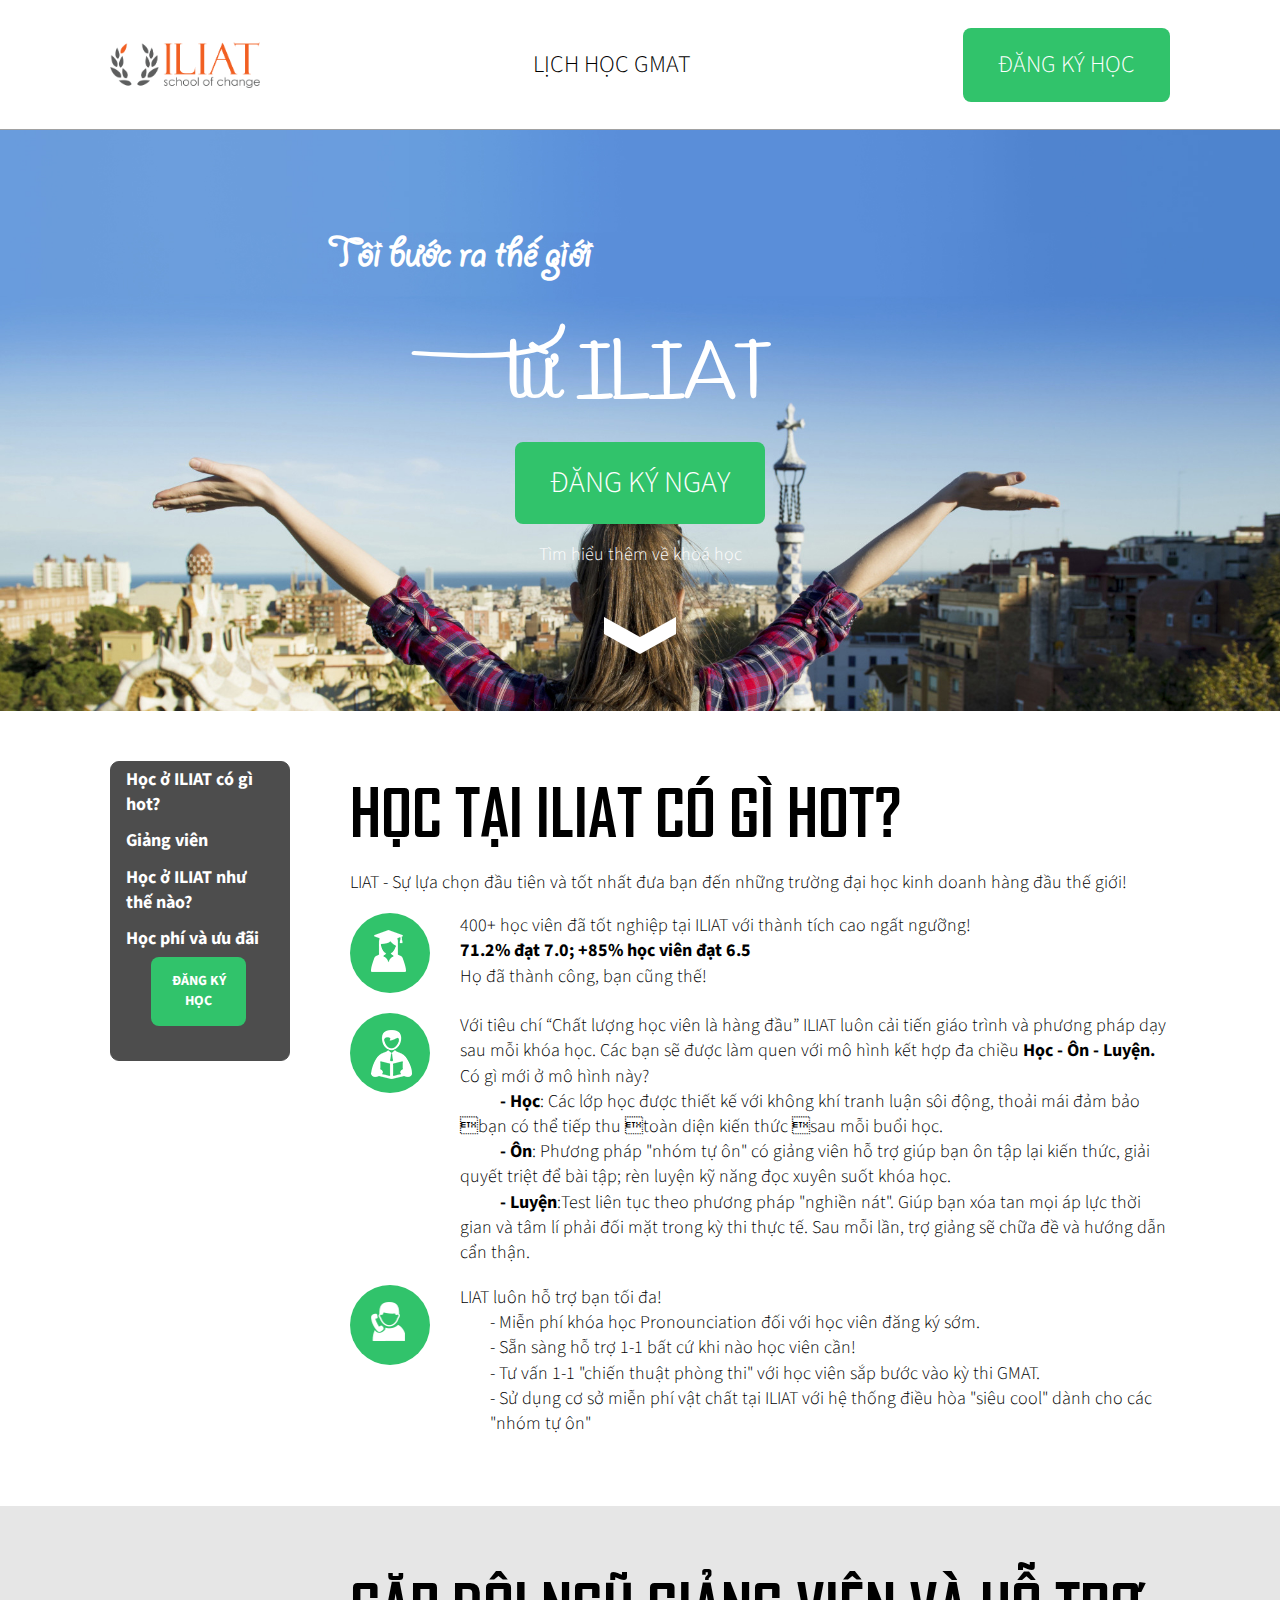
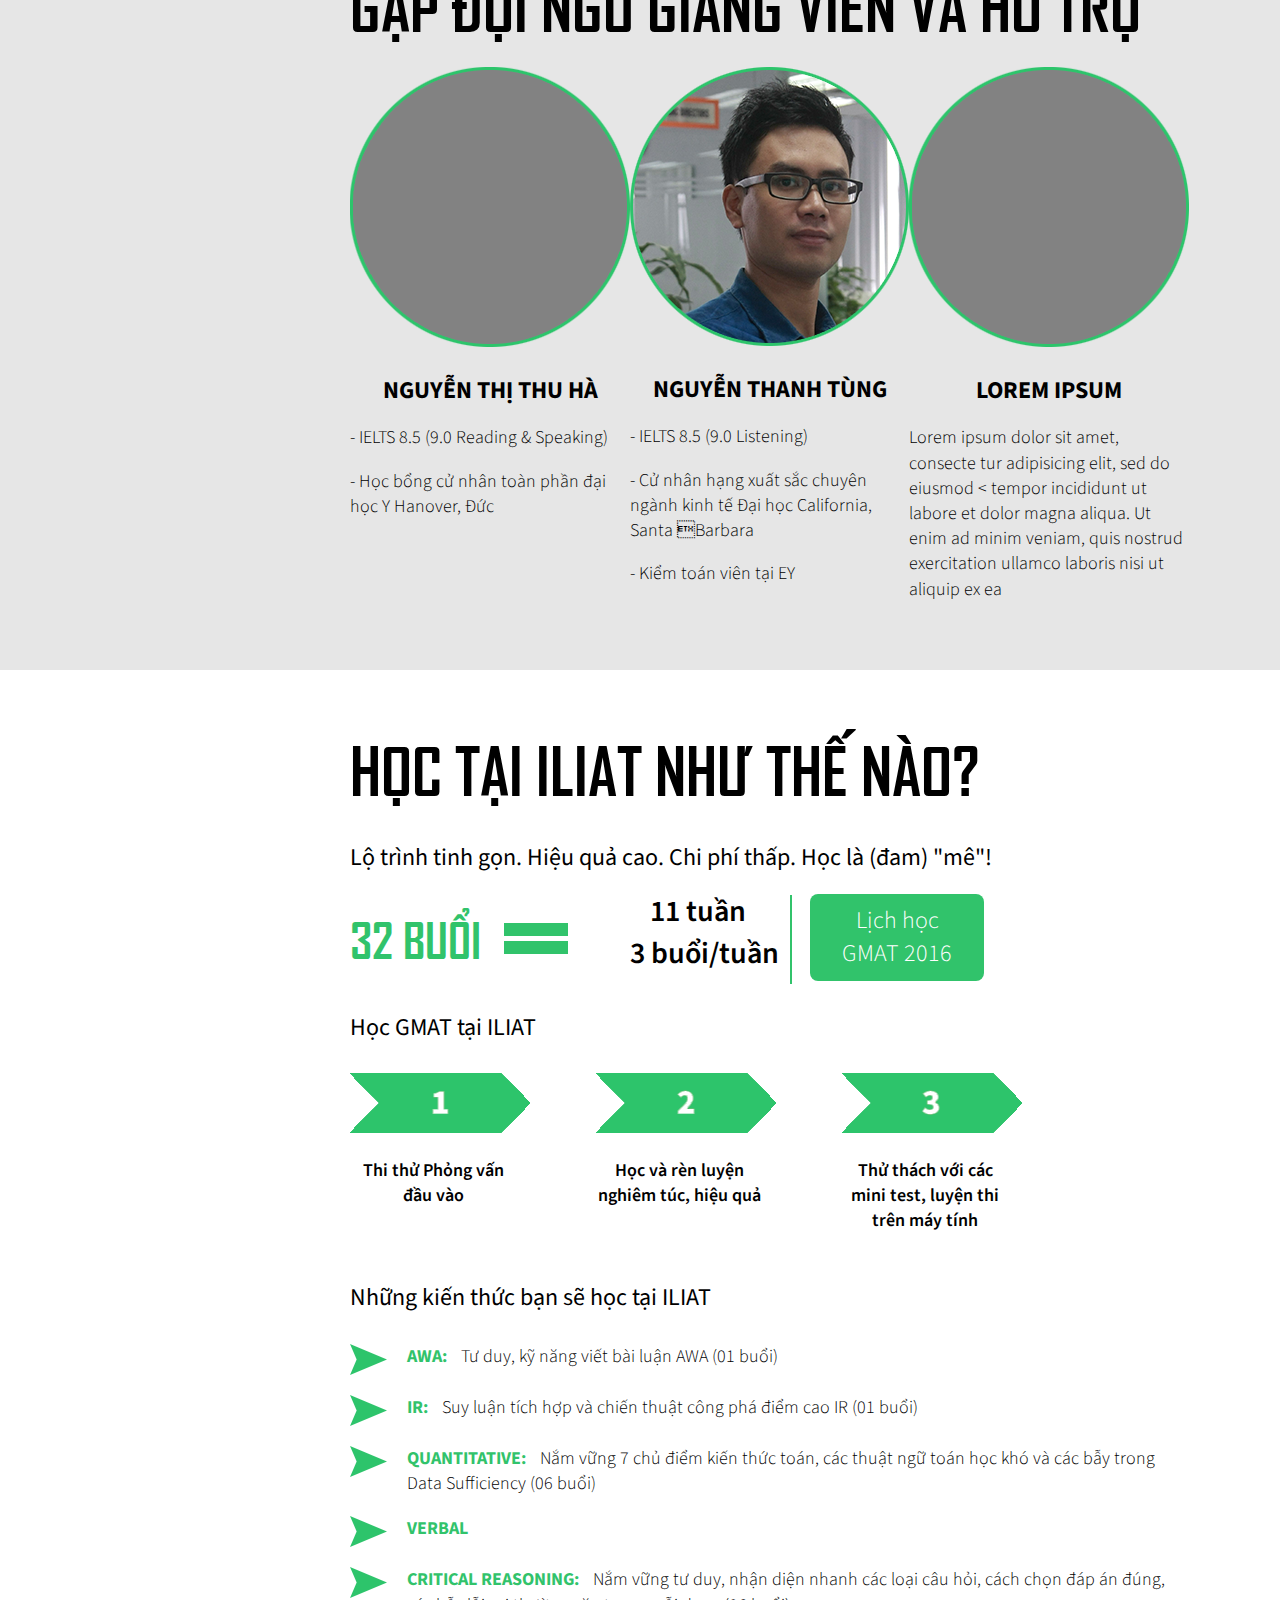
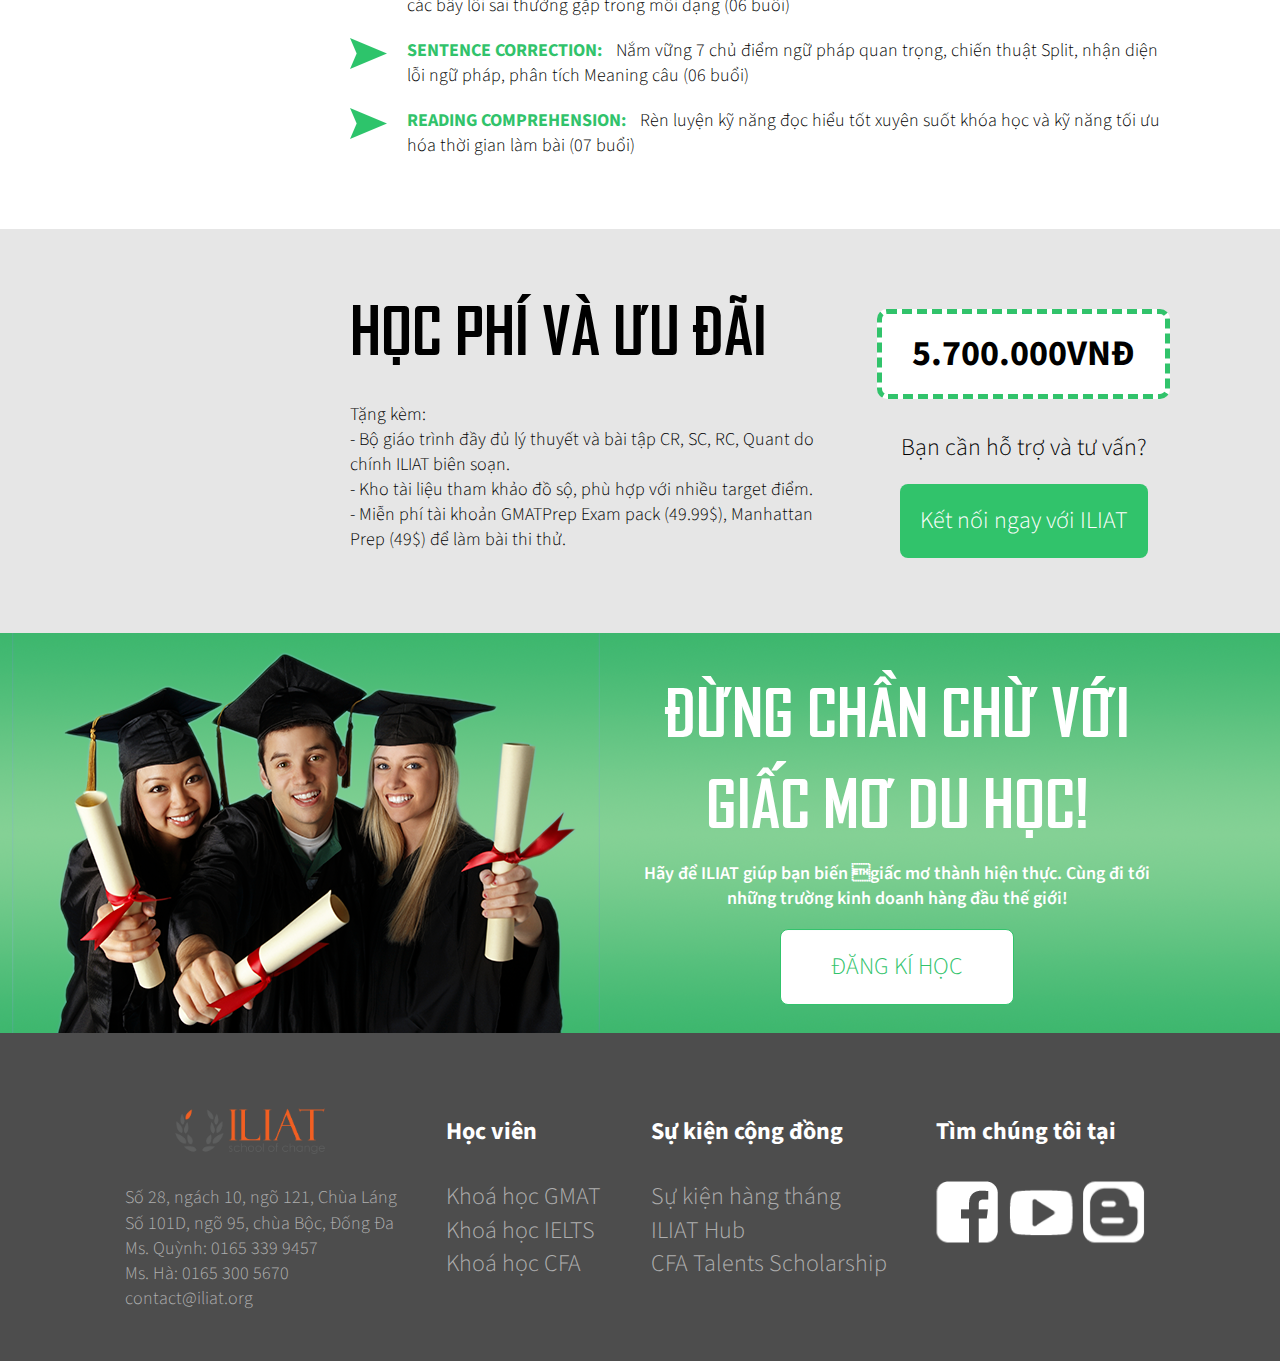
<file: GMAT/iliat.html>
<!DOCTYPE html>
<html>
<title>Iliat</title>

<head>
    <meta name="viewport" content="width=device-width, initial-scale=1.0">
    <meta charset="utf-8">

    <link href="https://fonts.googleapis.com/css?family=Source+Sans+Pro:300,600,900&subset=vietnamese" rel="stylesheet">
    <link rel="stylesheet" type="text/css" href="libs/font-awesome/css/font-awesome.min.css">
    <link rel="stylesheet" type="text/css" href="css/normalize.css">
    <link rel="stylesheet" type="text/css" href="css/iliat.css">


    <script src="https://ajax.googleapis.com/ajax/libs/jquery/2.2.4/jquery.min.js"></script>
    <script src="js/main.js"></script>
    <script src="js/main1.js"></script>
    <script src="js/sidebar.js"></script>
</head>

<body> 
    <header class="header">

        <nav class="navbar desktop-nav">
            <div class="logo">
                <img src="img/logo.png">
            </div>
            <h4>LỊCH HỌC GMAT</h4>

            <button>
                <h4>ĐĂNG KÝ HỌC</h4>
            </button>
        </nav>

        <nav class="navbar mobile-nav">
            <div class="logo">
                <img src="img/logo.png">
            </div>
            <div class="menu-button" id="menu-button">
                <div></div>
                <div></div>
                <div></div>
            </div>

            <nav class="dropdown-menu" id="dropdown-menu">
                <ul>
                    <li class="dropdown-item">LỊCH HỌC IELTS 2016</li>
                    <li class="dropdown-item">ĐĂNG KÝ HỌC</li>
                </ul>
            </nav>
        </nav>
    </header>

    <div class="page-block img-block banner-block">
        <h2 class="upper-line">Tôi bước ra thế giới</h2>
        <h1 class="down-line">từ ILIAT</h1>
        <button>
            <h5>ĐĂNG KÝ NGAY</h5></button>
        <p>Tìm hiểu thêm về khoá học</p>
        <div class="arrow-down">
            <a href="#down"><img src="./img/arrow_down.png" /></a>
        </div>
    </div>

    <div class="page-block white-bg featured-block" id="down">

        <div class="menu-mobile-left">
            <nav class="dropdown-menu-mobile" id="dropdown-menu-mobile">
                <div class="nav-button" id="first-line">
                    <p>Tìm hiểu khoá IELTS</p>
                    <div></div>
                    <div></div>
                </div>
                <ul>
                    <li>Học ở ILIAT có gì hot?</li>
                    <li>Giảng viên</li>
                    <li>Giảng viên</li>
                    <li>Học phí và ưu đãi</li>
                </ul>
            </nav>
        </div>

        <div class="menu-desktop-left" id="sidebar">
            <ul>
                <li class="dropdown-item-desktop">Học ở ILIAT có gì hot?</li>
                <li class="dropdown-item-desktop">Giảng viên</li>
                <li class="dropdown-item-desktop">Học ở ILIAT như thế nào?</li>
                <li class="dropdown-item-desktop">Học phí và ưu đãi </li>
            </ul>
            <button class="btn_button">ĐĂNG KÝ HỌC</button>
        </div>

        <div class="block-content">
            <h1>HỌC TẠI ILIAT CÓ GÌ HOT?</h1>
            <p>
                LIAT - Sự lựa chọn đầu tiên và tốt nhất đưa bạn đến những trường đại học kinh doanh hàng đầu thế giới!
            </p>

            <div class="item-block">
                <div class="circle"><img src="img/student1.png" /></div>
                <div class="item-content">
                    <p>400+ học viên đã tốt nghiệp tại ILIAT với thành tích cao ngất ngưỡng!</p>
                    <p><strong>71.2%  đạt 7.0; +85% học viên đạt 6.5</strong></p>
                    <p>Họ đã thành công, bạn cũng thế!</p>
                </div>
            </div>

            <div class="item-block">
                <div class="circle"><img src="img/student2.png" /></div>
                <div class="item-content">
                    <p>Với tiêu chí “Chất lượng học viên là hàng đầu” ILIAT luôn cải tiến giáo trình và phương pháp dạy sau mỗi khóa học. Các bạn sẽ được làm quen với mô hình kết hợp đa chiều <strong>Học - Ôn - Luyện.</strong></p>
                    <p> Có gì mới ở mô hình này?</p>
                    <p><strong class="one-tab">- Học</strong>: Các lớp học được thiết kế với không khí tranh luận sôi động, thoải mái đảm bảo bạn có thể tiếp thu toàn diện kiến thức sau mỗi buổi học.</p>
                    <p><strong class="one-tab">- Ôn</strong>: Phương pháp "nhóm tự ôn" có giảng viên hỗ trợ giúp bạn ôn tập lại kiến thức, giải quyết triệt để bài tập; rèn luyện kỹ năng đọc xuyên suốt khóa học.</p>
                    <p><strong class="one-tab">- Luyện</strong>:Test liên tục theo phương pháp "nghiền nát". Giúp bạn xóa tan mọi áp lực thời gian và tâm lí phải đối mặt trong kỳ thi thực tế. Sau mỗi lần, trợ giảng sẽ chữa đề và hướng dẫn cẩn thận.</p>
                </div>
            </div>

            <div class="item-block">
                <div class="circle"><img src="img/call.png" /></div>
                <div class="item-content">
                    <p>LIAT luôn hỗ trợ bạn tối đa!</p>
                    <p class="one-tab">
                        - Miễn phí khóa học Pronounciation đối với học viên đăng ký sớm.
                    </p>
                    <p class="one-tab">- Sẵn sàng hỗ trợ 1-1 bất cứ khi nào học viên cần! </p>
                    <p class="one-tab">
                        - Tư vấn 1-1 "chiến thuật phòng thi" với học viên sắp bước vào kỳ thi GMAT.
                    </p>
                    <p class="one-tab">
                        - Sử dụng cơ sở miễn phí vật chất tại ILIAT với hệ thống điều hòa "siêu cool" dành cho các "nhóm tự ôn"
                    </p>
                </div>
            </div>

        </div>
    </div>

    <div class="page-block gray-bg instructor-block">
        <div class="block-content">
            <h1>GẶP ĐỘI NGŨ GIẢNG VIÊN VÀ HỖ TRỢ</h1>
            <div class="teacher-block">
                <div class="teacher-item">
                    <img src="img/imgteacher2.png" />
                    <div class="teacher-information">
                        <h4 class="teacher-name">NGUYỄN THỊ THU HÀ</h4>
                        <div class="teacher-detail">
                            <p>- IELTS 8.5 (9.0 Reading & Speaking)</p>
                            <p>- Học bổng cử nhân toàn phần đại học Y Hanover, Đức</p>
                        </div>
                    </div>
                </div>

                <div class="teacher-item">
                    <img src="img/imgteacher.png" />
                    <div class="teacher-information">
                        <h4 class="teacher-name">NGUYỄN THANH TÙNG</h4>
                        <div class="teacher-detail">
                            <p>- IELTS 8.5 (9.0 Listening)</p>
                            <p>
                                - Cử nhân hạng xuất sắc chuyên ngành kinh tế Đại học California, Santa Barbara
                            </p>
                            <p>- Kiểm toán viên tại EY</p>

                        </div>
                    </div>
                </div>

                <div class="teacher-item">
                    <img src="img/imgteacher2.png" />
                    <div class="teacher-information">
                        <h4 class="teacher-name">LOREM IPSUM</h4>
                        <div class="teacher-detail">
                            <p>Lorem ipsum dolor sit amet, consecte tur adipisicing elit, sed do eiusmod
                                < tempor incididunt ut labore et dolor magna aliqua. Ut enim ad minim veniam, quis nostrud exercitation ullamco laboris nisi ut aliquip ex ea </p>
                        </div>
                    </div>
                </div>

            </div>
        </div>
    </div>

    <div class="page-block white-bg instruction-block">
        <div class="block-content">
            <h1>HỌC TẠI ILIAT NHƯ THẾ NÀO?</h1>
            <p class="title_where">
                Lộ trình tinh gọn. Hiệu quả cao. Chi phí thấp. Học là (đam) "mê"!
            </p>
            <div class="third_line">
                <h4>32 BUỔI</h4>
                <div class="past">
                    <div class="headboard"></div>
                    <div class="headboard"></div>
                </div>
                <div class="time">
                    <p>11 tuần </p>
                    <p>3 buổi/tuần</p>
                </div>
                <div class="separator"></div>
                <button class="schedule">Lịch học GMAT 2016</button>
            </div>

            <p class="title_where">Học GMAT tại ILIAT</p>

            <div class="instruction">
                <div class="bullet">
                    <img src="img/1.png">
                    <div class="note_one">
                        <p>Thi thử Phỏng vấn đầu vào</p>
                    </div>
                </div>
                <div class="bullet">
                    <img src="img/2.png">
                    <div class="note_one">
                        <p>Học và rèn luyện nghiêm túc, hiệu quả</p>
                    </div>
                </div>
                <div class="bullet">
                    <img src="img/3.png">
                    <div class="note_one">
                        <p>Thử thách với các mini test, luyện thi trên máy tính</p>
                    </div>
                </div>
            </div>
            <p class="title_where">
                Những kiến thức bạn sẽ học tại ILIAT
            </p>
            <ul class="skill-list">
                <li>
                    <img src="img/small_arrow.png">
                    <div class="skill-item">
                        <strong>AWA: </strong>Tư duy, kỹ năng viết bài luận AWA (01 buổi)
                    </div>
                </li>
                <li>
                    <img src="img/small_arrow.png">
                    <strong>IR:  </strong>Suy luận tích hợp và chiến thuật công phá điểm cao IR (01 buổi)
                </li>
                <li>
                    <img src="img/small_arrow.png">
                    <div class="skill-item">
                        <strong>QUANTITATIVE: </strong>Nắm vững 7 chủ điểm kiến thức toán, các thuật ngữ toán học khó và các bẫy trong Data Sufficiency (06 buổi)
                    </div>
                </li>
                <li>
                    <img src="img/small_arrow.png">
                    <div class="skill-item">    
                        <strong>VERBAL</strong>
                    </div>
                </li>
                <li>
                    <img src="img/small_arrow.png">
                    <div class="skill-item">
                        <strong>CRITICAL REASONING: </strong>Nắm vững tư duy, nhận diện nhanh các loại câu hỏi, cách chọn đáp án đúng, các bẫy lỗi sai thường gặp trong mỗi dạng (06 buổi)
                    </div>
                </li>
                <li>
                    <img src="img/small_arrow.png">
                    <div class="skill-item">
                        <strong>SENTENCE CORRECTION: </strong>Nắm vững 7 chủ điểm ngữ pháp quan trọng, chiến thuật Split, nhận diện lỗi ngữ pháp, phân tích Meaning câu (06 buổi)
                    </div>
                </li>
                <li>
                    <img src="img/small_arrow.png">
                    <div class="skill-item">
                        <strong>READING COMPREHENSION: </strong>Rèn luyện kỹ năng đọc hiểu tốt xuyên suốt khóa học và kỹ năng tối ưu hóa thời gian làm bài (07 buổi)
                    </div>
                </li>
           </ul>
        </div>
    </div>

    <div class="page-block gray-bg price-block">
        <div class="block-content">
            <h1>HỌC PHÍ VÀ ƯU ĐÃI</h1>
            <div class="price price-mobile">
                <h3>5.700.000VNĐ</h3>
            </div>
            <div class="price-content">
                <p>Tặng kèm:</p>
                <p>- Bộ giáo trình đầy đủ lý thuyết và bài tập CR, SC, RC, Quant do chính ILIAT biên soạn.</p>
                <p>- Kho tài liệu tham khảo đồ sộ, phù hợp với nhiều target điểm.</p>
                <p>- Miễn phí tài khoản GMATPrep Exam pack (49.99$), Manhattan Prep (49$) để làm bài thi thử.</p>
            </div>
            <h4 class="price-mobile">Bạn cần hỗ trợ và tư vấn?</h4>
            <button class="btn-button-register price-mobile"><h4>Kết nối ngay với ILIAT</h4></button>
            
            <div class="price-desktop">
                <div class="price">
                    <h3>5.700.000VNĐ</h3>
                </div>
                <h4>Bạn cần hỗ trợ và tư vấn?</h4>
                <button class="btn-button-register"><h4>Kết nối ngay với ILIAT</h4></button>
            </div>
        </div>
    </div>

    <div class="page-block img-bg register-block">
        <div class="block-content">
            <h1>ĐỪNG CHẦN CHỪ VỚI GIẤC MƠ DU HỌC!</h1>
            <p>Hãy để ILIAT giúp bạn biến giấc mơ thành hiện thực.
            Cùng đi tới những trường kinh doanh hàng đầu thế giới!
            </p>
            <button class="btn-register"><h4>ĐĂNG KÍ HỌC</h4></button>
        </div>
    </div>

    <footer class="page-block black-bg footer-block">
        <div class="footer">
            <div class="footer-address">
                <div class="logo-footer">
                    <img src="img/logo.png">
                </div>
                <div class="address">
                    <p>Số 28, ngách 10, ngõ 121, Chùa Láng</p>
                    <p>Số 101D, ngõ 95, chùa Bộc, Đống Đa</p>
                    <p> Ms. Quỳnh: 0165 339 9457</p>
                    <p>Ms. Hà: 0165 300 5670</p>
                    <p> contact@iliat.org </p>
                </div>
            </div>

            <div class="student">
                <h4>Học viên</h4>
                <a href="#">Khoá học GMAT</a>
                <a href="#">Khoá học IELTS</a>
                <a href="#">Khoá học CFA</a>
            </div>

            <div class="public">
                <h4>Sự kiện cộng đồng</h4>
                <a href="#">Sự kiện hàng tháng</a>
                <a href="#">ILIAT Hub</a>
                <a href="#">CFA Talents Scholarship</a>
            </div>

            <div class="contact-block">
                <h4>Tìm chúng tôi tại</h4>
                <div class="social-list">
                    <a href="#"><img src="img/facebook-icon.png"></a>
                    <a href="#"><img src="img/youtube-icon.png"></a>
                    <a href="#"><img src="img/blog_icon.png"></a>
                </div>
            </div>
        </div>
    </footer>

</body>

</html>
</file>
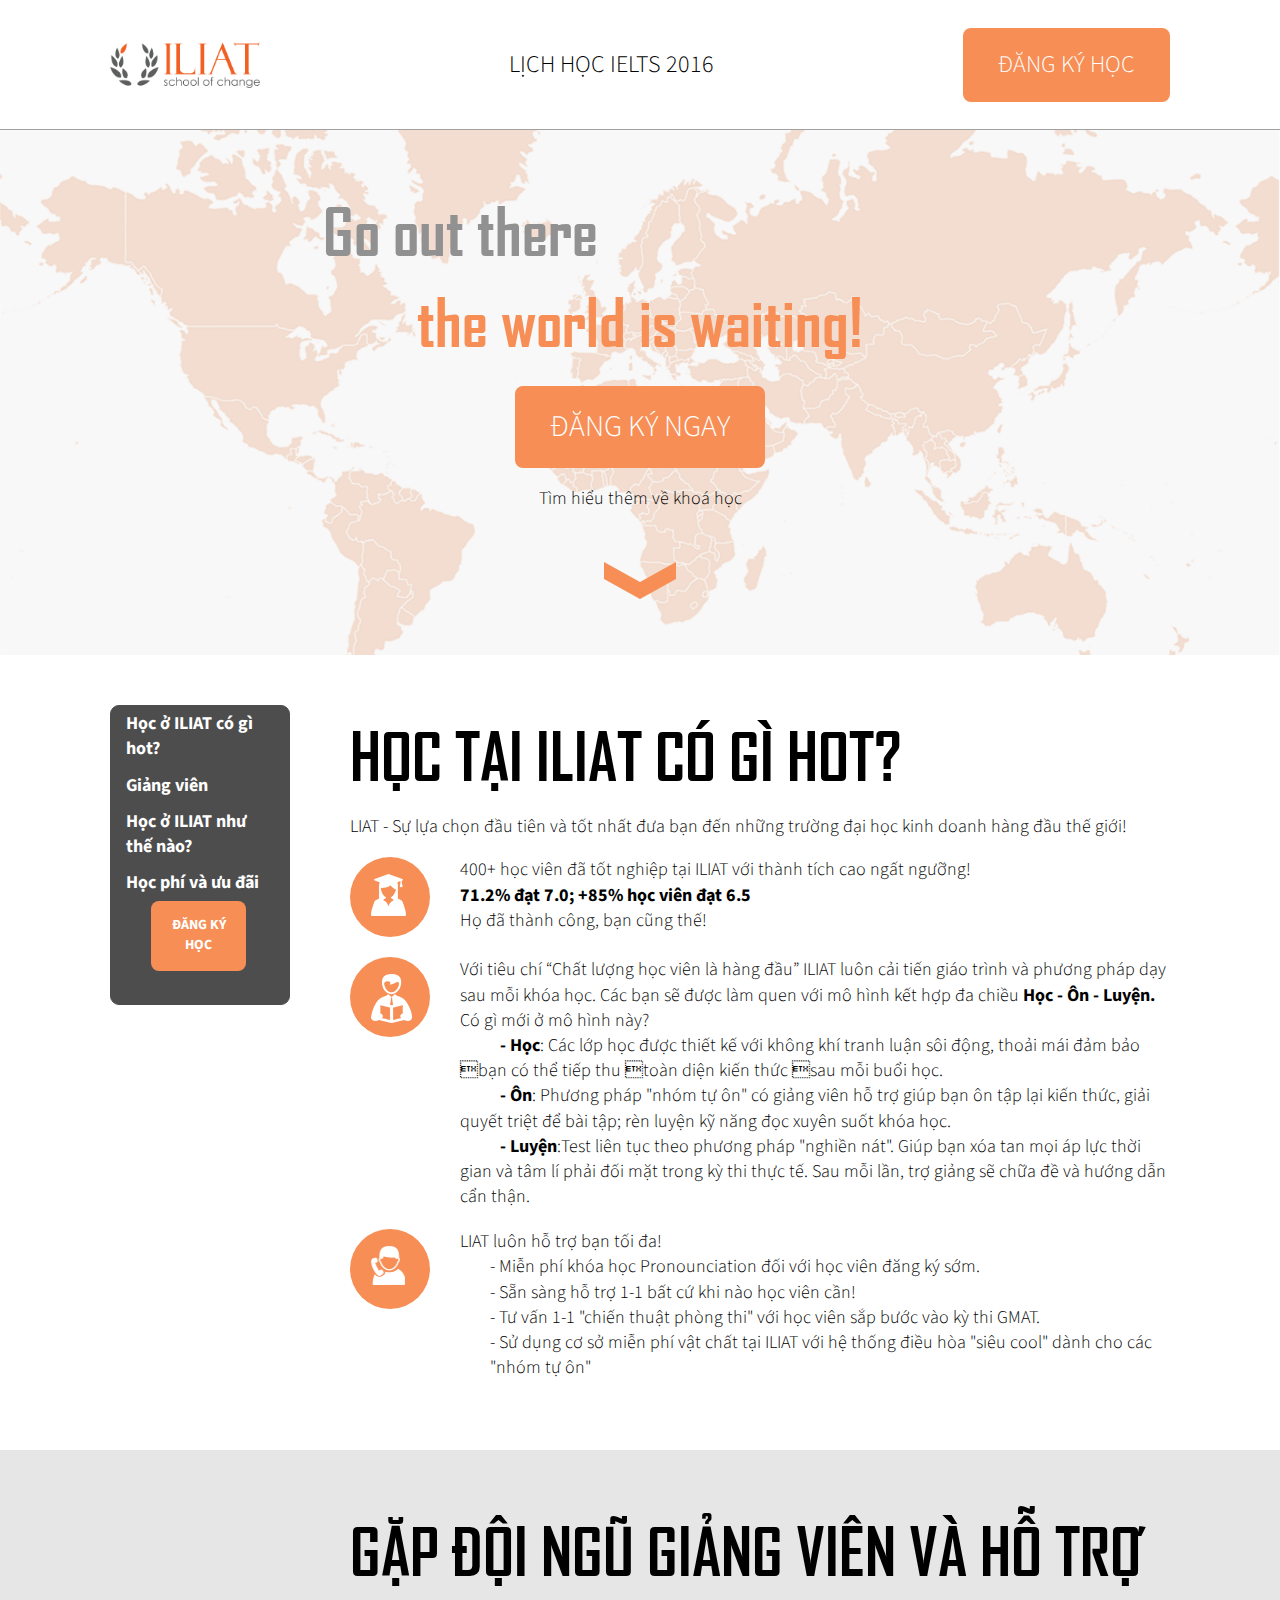
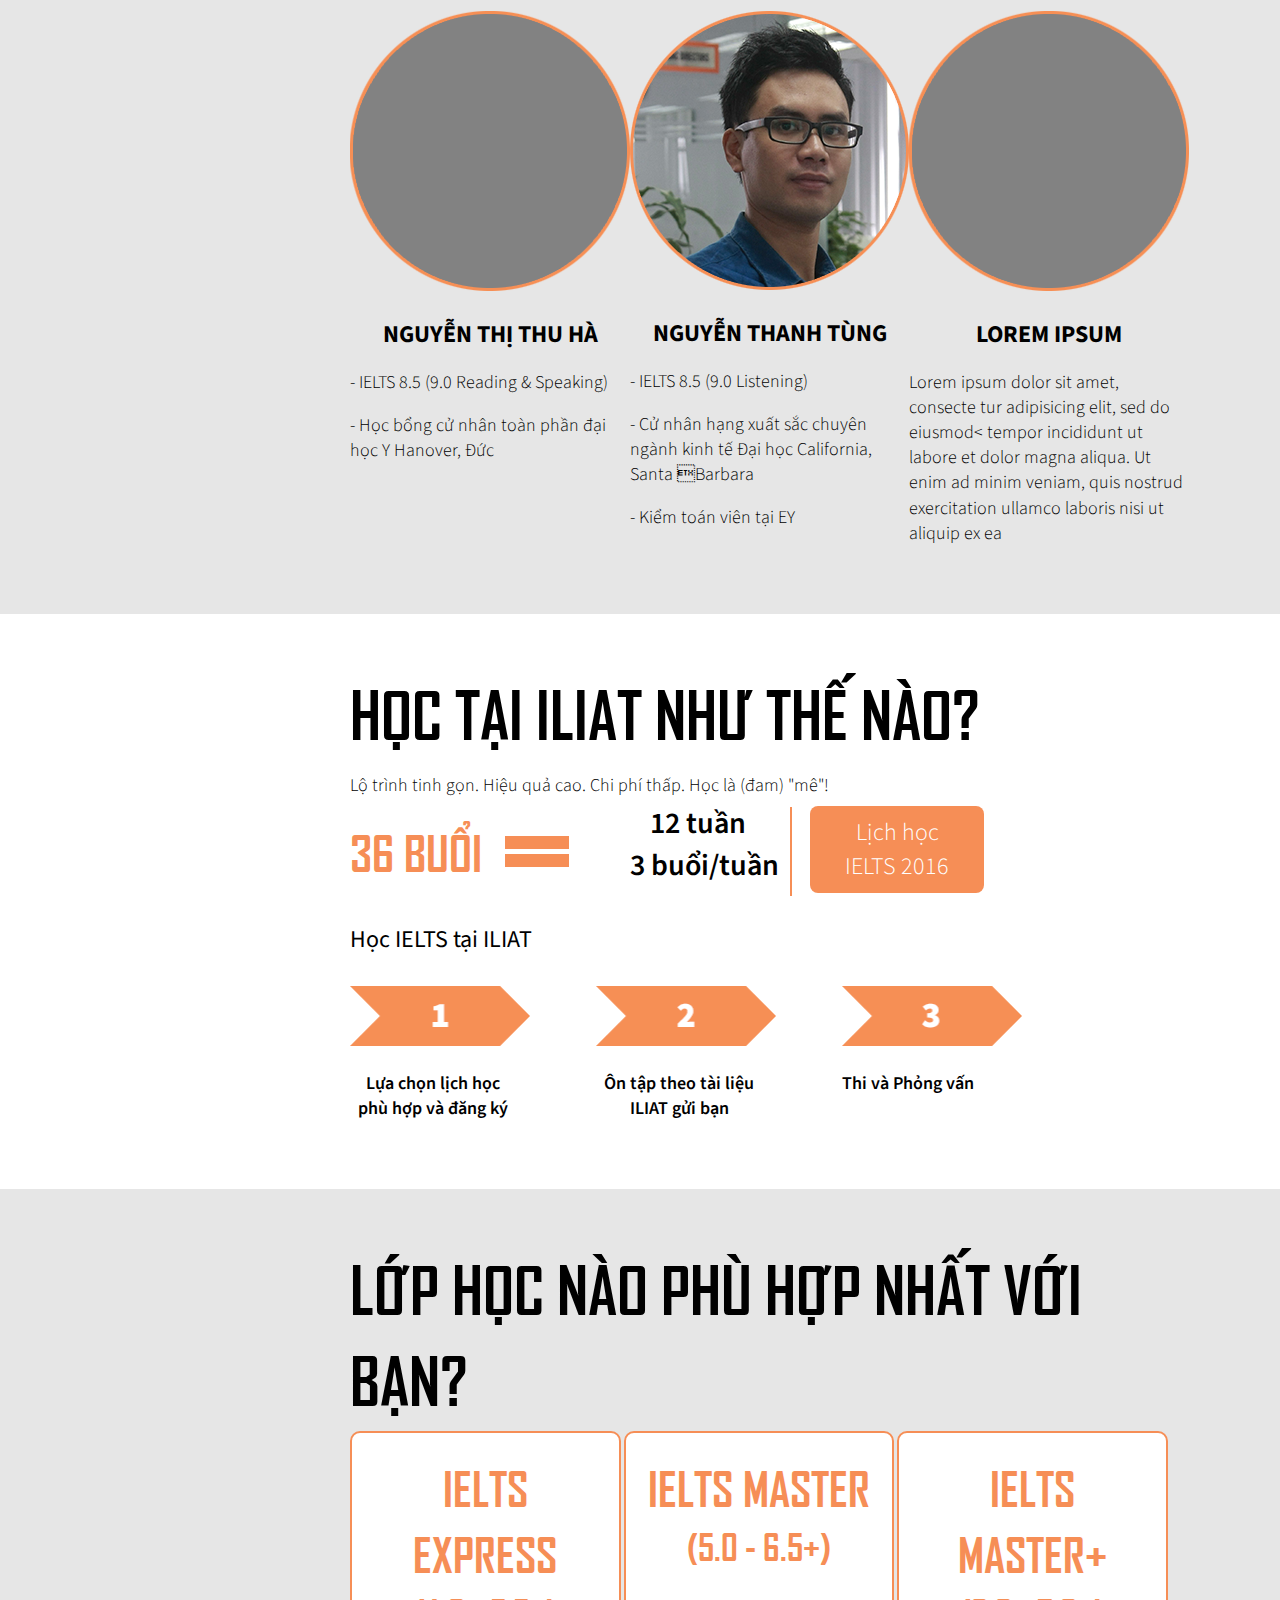
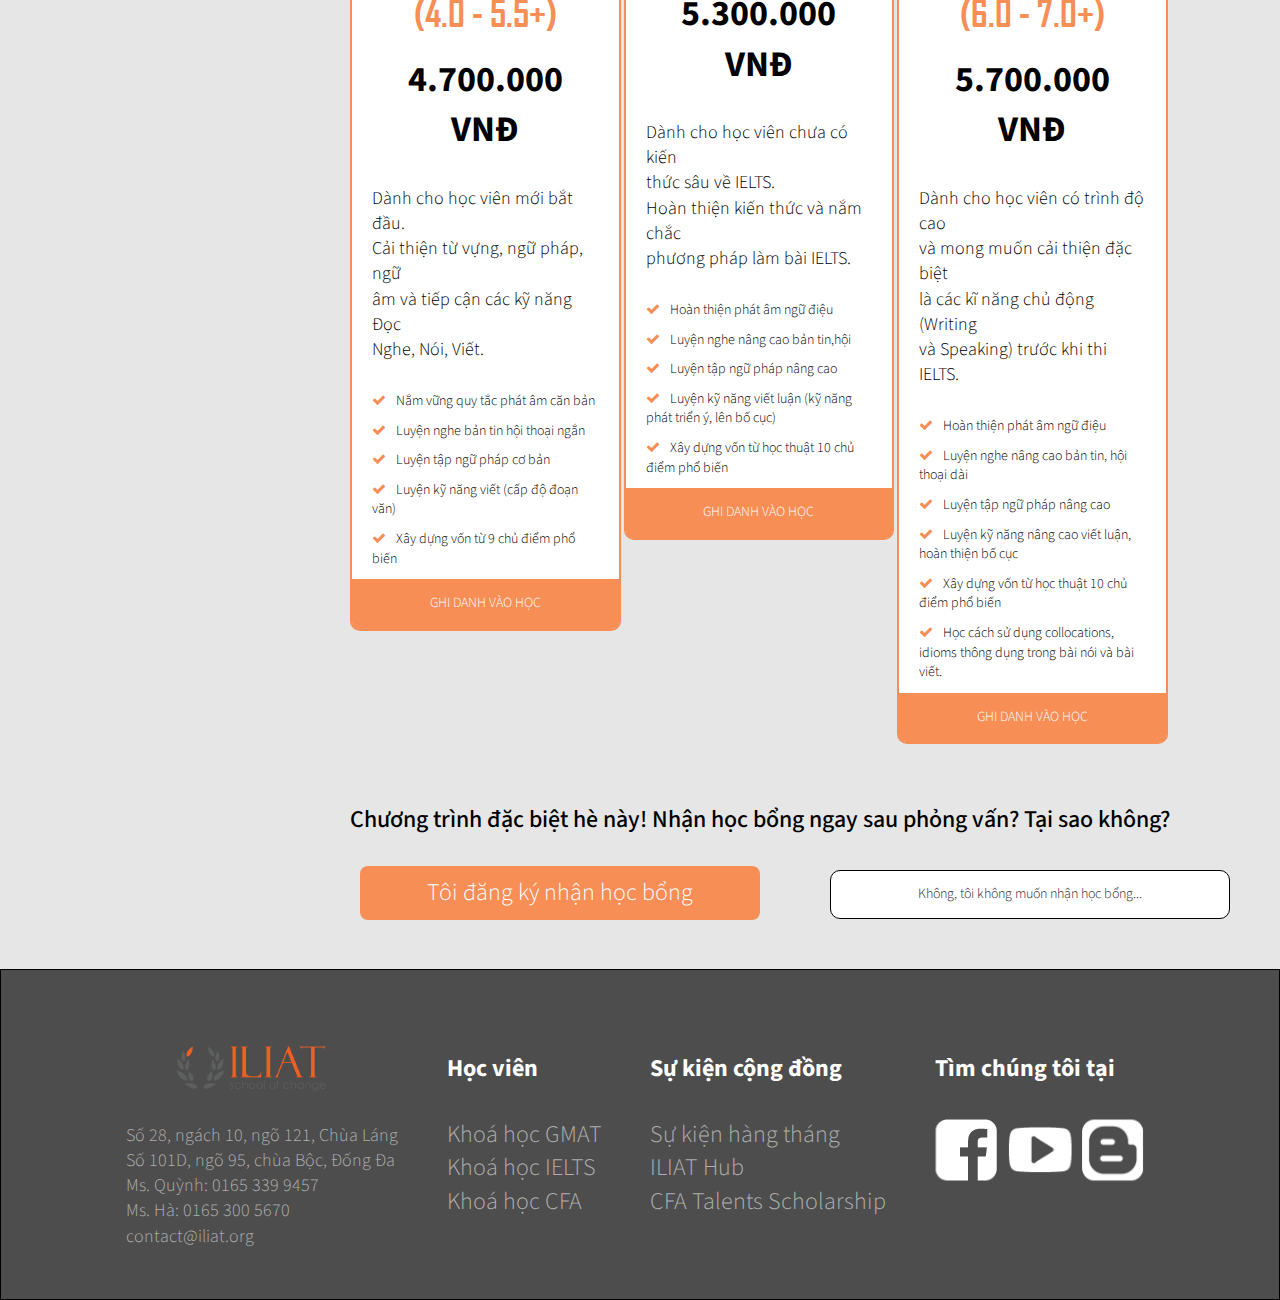
<file: ielts/iliat.html>
<!DOCTYPE html>
 <html>
     <title>Iliat</title>
<head>
    <meta name="viewport" content="width=device-width, initial-scale=1.0">
    <meta charset="utf-8">

    <link href="https://fonts.googleapis.com/css?family=Source+Sans+Pro:300,600,900&subset=vietnamese" rel="stylesheet">
    <link rel="stylesheet" type="text/css" href="libs/font-awesome/css/font-awesome.min.css">
    <link rel="stylesheet" type="text/css" href="css/normalize.css">
    <link rel="stylesheet" type="text/css" href="css/iliat.css">


    <script src="https://ajax.googleapis.com/ajax/libs/jquery/2.2.4/jquery.min.js"></script>
  	<script src="js/main.js"></script>
    <script src="js/main1.js"></script>
    <script src="js/sidebar.js"></script>
</head> 
  <body>
    <header class="header">

      <nav class="navbar desktop-nav">
        <div class="logo">
          <img src="img/logo.png">
        </div>
        <h4>LỊCH HỌC IELTS 2016</h4>

        <button>
          <h4>ĐĂNG KÝ HỌC</h4>
        </button>
      </nav>

      <nav class="navbar mobile-nav">
        <div class="logo">
          <img src="img/logo.png">
        </div>
        <div class="menu-button" id="menu-button">
          <div></div>
          <div></div>
          <div></div>
        </div>
        
        <nav class="dropdown-menu" id="dropdown-menu">
          <ul>
            <li class="dropdown-item">LỊCH HỌC IELTS 2016</li>
            <li class="dropdown-item">ĐĂNG KÝ HỌC</li>
          </ul>
        </nav>
      </nav>
    </header>

    <div class="page-block img-block banner-block">
      <h1 class="upper-line">Go out there</h1>
      <h1 class="down-line">the world is waiting!</h1>
      <button><h5>ĐĂNG KÝ NGAY</h5></button>
      <p>Tìm hiểu thêm về khoá học</p>
      <div class="arrow-down">
        <a href="#down"><img src="./img/arrow_down.png"/></a>
      </div>
    </div>

    <div class="page-block white-bg featured-block" id="down">

      <div class="menu-mobile-left">
        <nav class="dropdown-menu-mobile" id="dropdown-menu-mobile">
          <div class="nav-button" id="first-line">
            <p>Tìm hiểu khoá IELTS</p>
            <div></div>
            <div></div>
          </div>
          <ul>
            <li>Học ở ILIAT có gì hot?</li>
            <li>Giảng viên</li>
            <li>Giảng viên</li>
            <li>Học phí và ưu đãi</li>
          </ul>
        </nav>
      </div>

      <div class="menu-desktop-left" id="sidebar">
        <ul>
          <li class="dropdown-item-desktop">Học ở ILIAT có gì hot?</li>
          <li class="dropdown-item-desktop">Giảng viên</li>
          <li class="dropdown-item-desktop">Học ở ILIAT như thế nào?</li>
          <li class="dropdown-item-desktop">Học phí và ưu đãi </li>
        </ul>
        <button class="btn_button">ĐĂNG KÝ HỌC</button>
      </div>

      <div class="block-content">
        <h1>HỌC TẠI ILIAT CÓ GÌ HOT?</h1>
        <p>
        LIAT - Sự lựa chọn đầu tiên và tốt nhất đưa bạn đến những trường đại học kinh doanh hàng đầu thế giới!
        </p>

        <div class="item-block">
          <div class="circle"><img src="img/student1.png"/></div>
            <div class="item-content">
              <p>400+ học viên đã tốt nghiệp tại ILIAT với thành tích cao ngất ngưỡng!</p>
              <p><strong>71.2%  đạt 7.0; +85% học viên đạt 6.5</strong></p>
              <p>Họ đã thành công, bạn cũng thế!</p>
            </div>
        </div>

        <div class="item-block">
          <div class="circle"><img src="img/student2.png"/></div>
          <div class="item-content">
            <p>Với tiêu chí “Chất lượng học viên là hàng đầu” ILIAT luôn cải tiến giáo trình và phương pháp dạy sau mỗi khóa học. Các bạn sẽ được làm quen với mô hình kết hợp đa chiều <strong>Học - Ôn - Luyện.</strong></p>
            <p> Có gì mới ở mô hình này?</p>
            <p><strong class="one-tab">- Học</strong>: Các lớp học được thiết kế với không khí tranh luận sôi động, thoải mái đảm bảo bạn có thể tiếp thu toàn diện kiến thức sau mỗi buổi học.</p>
            <p><strong class="one-tab">- Ôn</strong>: Phương pháp "nhóm tự ôn" có giảng viên hỗ trợ giúp bạn ôn tập lại kiến thức, giải quyết triệt để bài tập; rèn luyện kỹ năng đọc xuyên suốt khóa học.</p>
            <p><strong class="one-tab">- Luyện</strong>:Test liên tục theo phương pháp "nghiền nát". Giúp bạn xóa tan mọi áp lực thời gian và tâm lí phải đối mặt trong kỳ thi thực tế. Sau mỗi lần, trợ giảng sẽ chữa đề và hướng dẫn cẩn thận.</p>
          </div>
        </div>

        <div class="item-block">
          <div class="circle"><img src="img/call.png"/></div>
            <div class="item-content">
              <p>LIAT luôn hỗ trợ bạn tối đa!</p>
              <p class="one-tab">
                - Miễn phí khóa học Pronounciation đối với học viên đăng ký sớm.
              </p>
              <p class="one-tab">- Sẵn sàng hỗ trợ 1-1 bất cứ khi nào học viên cần! </p>
              <p class="one-tab">
                - Tư vấn 1-1 "chiến thuật phòng thi" với học viên sắp bước vào kỳ thi GMAT.
              </p>
              <p class="one-tab">
              - Sử dụng cơ sở miễn phí  vật chất tại ILIAT với hệ thống điều hòa "siêu cool" dành cho các "nhóm tự ôn"
              </p>
            </div>
        </div>

      </div>
    </div>

    <div class="page-block gray-bg instructor-block">
      <div class="block-content">
        <h1>GẶP ĐỘI NGŨ GIẢNG VIÊN VÀ HỖ TRỢ</h1>
        <div class="teacher-block">
          <div class="teacher-item">
            <img src="img/imgteacher2.png"/>
            <div class="teacher-information">
              <h4 class="teacher-name">NGUYỄN THỊ THU HÀ</h4>
              <div class="teacher-detail">
              <p>- IELTS 8.5 (9.0 Reading & Speaking)</p>
              <p>- Học bổng cử nhân toàn phần đại học Y Hanover, Đức</p>
              </div>
            </div>
          </div>

          <div class="teacher-item">
            <img src="img/imgteacher.png"/>
            <div class="teacher-information">
              <h4 class="teacher-name">NGUYỄN THANH TÙNG</h4>
              <div class="teacher-detail">
              <p>- IELTS 8.5 (9.0 Listening)</p>
              <p>
                - Cử nhân hạng xuất sắc chuyên ngành kinh tế Đại học California, Santa Barbara
              </p>
              <p>- Kiểm toán viên tại EY</p>

              </div>
            </div>
          </div>

          <div class="teacher-item">
            <img src="img/imgteacher2.png"/>
            <div class="teacher-information">
              <h4 class="teacher-name">LOREM IPSUM</h4>
              <div class="teacher-detail">
              <p>Lorem ipsum dolor sit amet, consecte
              tur adipisicing elit, sed do eiusmod<
              tempor incididunt ut labore et dolor
              magna aliqua. Ut enim ad  minim
              veniam, quis nostrud exercitation
              ullamco laboris nisi ut aliquip ex ea </p>
              </div>
            </div>
          </div>

        </div>
      </div>
    </div>

    <div class="page-block white-bg instruction-block">
      <div class="block-content">
        <h1>HỌC TẠI ILIAT NHƯ THẾ NÀO?</h1>
        <p>
        Lộ trình tinh gọn. Hiệu quả cao. Chi phí thấp. Học là (đam) "mê"!
        </p>
        <div class="third_line">
          <h4>36 BUỔI</h4>
          <div class="past">
            <div class="headboard"></div>
            <div class="headboard"></div>
          </div>
          <div class="time">
            <p>12 tuần </p>
            <p>3 buổi/tuần</p>
          </div>
          <div class="separator"></div>
          <button class="schedule">Lịch học IELTS 2016</button>
        </div>

        <p class="title_where">Học IELTS tại ILIAT</p>

        <div class="instruction">
          <div class="bullet">
               <img src="img/1.png">
                <div class="note_one">
                  <p>Lựa chọn lịch học phù hợp và đăng ký</p>
                </div>
          </div>
          <div class="bullet">
              <img src="img/2.png">
               <div class="note_one">
                 <p>Ôn tập theo tài liệu ILIAT gửi bạn</p>
               </div>
          </div>
          <div class="bullet">
               <img src="img/3.png">
                <div class="note_one">
                  <p>Thi và Phỏng vấn</p>
                </div>
          </div>
        </div>
      </div>
    </div>

    <div class="page-block gray-bg" >

      <div class="block-content course-block">
        <h1>LỚP HỌC NÀO PHÙ HỢP NHẤT VỚI BẠN?</h1>
        <div class="course-item">
        <div class="course-content-block">
          <h2>IELTS EXPRESS</h2>
          <h3>(4.0 - 5.5+)</h3>
          <h3 class="price">4.700.000 VNĐ</h3>
          <div class="content-more">
            <p>Dành cho học viên mới bắt đầu.</p>
            <p>Cải thiện từ vựng, ngữ pháp, ngữ </p>
            <p>âm và tiếp cận các kỹ năng Đọc</p>
            <p>Nghe, Nói, Viết.</p>
          </div>
          <ul>
            <li><i class="fa fa-check" aria-hidden="true"></i>Nắm vững quy tắc phát âm căn bản</li>
            <li><i class="fa fa-check" aria-hidden="true"></i>Luyện nghe bản tin hội thoại ngắn</li>
            <li><i class="fa fa-check" aria-hidden="true"></i>Luyện tập ngữ pháp cơ bản</li>
            <li><i class="fa fa-check" aria-hidden="true"></i>Luyện kỹ năng viết (cấp độ đoạn văn)</li>
            <li><i class="fa fa-check" aria-hidden="true"></i>Xây dựng vốn từ 9 chủ điểm phổ biến</li>
          </ul>
        </div>
        <button class="btn-course-item">GHI DANH VÀO HỌC</button>
        </div>
        <div class="course-item">
        <div class="course-content-block">
          <h2>IELTS MASTER</h2>
          <h3>(5.0 - 6.5+)</h3>
          <h3 class="price">5.300.000 VNĐ</h3>
          <div class="content-more">
            <p>Dành cho học viên chưa có kiến </p>
            <p>thức sâu về IELTS.  </p>
            <p>Hoàn thiện kiến thức và nắm chắc </p>
            <p>phương pháp làm bài IELTS.</p>
          </div>
          <ul>
            <li><i class="fa fa-check" aria-hidden="true"></i>Hoàn thiện phát âm ngữ điệu</li>
            <li><i class="fa fa-check" aria-hidden="true"></i>Luyện nghe nâng cao bản tin,hội</li>
            <li><i class="fa fa-check" aria-hidden="true"></i>Luyện tập ngữ pháp nâng cao</li>
            <li><i class="fa fa-check" aria-hidden="true"></i>Luyện kỹ năng viết luận (kỹ năng phát triển ý, lên bố cục)</li>
            <li><i class="fa fa-check" aria-hidden="true"></i>Xây dựng vốn từ học thuật 10 chủ điểm phổ biến</li>
          </ul>
        </div>
        <button class="btn-course-item">GHI DANH VÀO HỌC</button>
        </div>
        <div class="course-item">
        <div class="course-content-block">
          <h2>IELTS MASTER+</h2>
          <h3>(6.0 - 7.0+)</h3>
          <h3 class="price">5.700.000 VNĐ</h3>
          <div class="content-more">
            <p>Dành cho học viên có trình độ cao </p>
            <p>và mong muốn cải thiện đặc biệt </p>
            <p>là các kĩ năng chủ động (Writing </p>
            <p>và Speaking) trước khi thi IELTS.</p>
          </div>
          <ul>
            <li><i class="fa fa-check" aria-hidden="true"></i>Hoàn thiện phát âm ngữ điệu</li>
            <li><i class="fa fa-check" aria-hidden="true"></i>Luyện nghe nâng cao bản tin, hội thoại dài</li>
            <li><i class="fa fa-check" aria-hidden="true"></i>Luyện tập ngữ pháp nâng cao</li>
            <li><i class="fa fa-check" aria-hidden="true"></i>Luyện kỹ năng nâng cao viết luận, hoàn thiện bố cục</li>
            <li><i class="fa fa-check" aria-hidden="true"></i>Xây dựng vốn từ học thuật 10 chủ điểm phổ biến</li>
            <li><i class="fa fa-check" aria-hidden="true"></i>Học cách sử dụng collocations, idioms thông dụng trong bài nói và bài viết. </li>
          </ul>
        </div>
        <button class="btn-course-item">GHI DANH VÀO HỌC</button>
        </div>

        <p class="course-ads">
          Chương trình đặc biệt hè này! Nhận học bổng ngay sau phỏng vấn? Tại sao không?
        </p>

        <div class="course-input-group">
          <button class="btn-course btn-button-register">Tôi đăng ký nhận học bổng</button>
          <button class="btn-course btn-button-noregister">Không, tôi không muốn nhận học bổng...</button>
        </div>
      </div>
    </div>

  <footer class="page-block black-bg footer-block">
    <div class="footer">
      <div class="footer-address">
        <div class="logo-footer">
        <img src="img/logo.png">
        </div>
        <div class="address">
          <p>Số 28, ngách 10, ngõ 121, Chùa Láng</p>
          <p>Số 101D, ngõ 95, chùa Bộc, Đống Đa</p>
          <p> Ms. Quỳnh: 0165 339 9457</p>
          <p>Ms. Hà: 0165 300 5670</p>
          <p> contact@iliat.org </p>
        </div>
      </div>

      <div class="student">
        <h4>Học viên</h4>
        <a href="#">Khoá học GMAT</a>
        <a href="#">Khoá học IELTS</a>
        <a href="#">Khoá học CFA</a>
      </div>

      <div class="public">
        <h4>Sự kiện cộng đồng</h4>
        <a href="#">Sự kiện hàng tháng</a>
        <a href="#">ILIAT Hub</a>
        <a href="#">CFA Talents Scholarship</a>
      </div>

      <div class="contact-block">
        <h4>Tìm chúng tôi tại</h4>
        <div class="social-list">
          <a href="#"><img src="img/facebook-icon.png"></a>
          <a href="#"><img src="img/youtube-icon.png"></a>
          <a href="#"><img src="img/blog_icon.png"></a>        
        </div>
      </div>
    </div>
  </footer>

  </body>
</html>
</file>
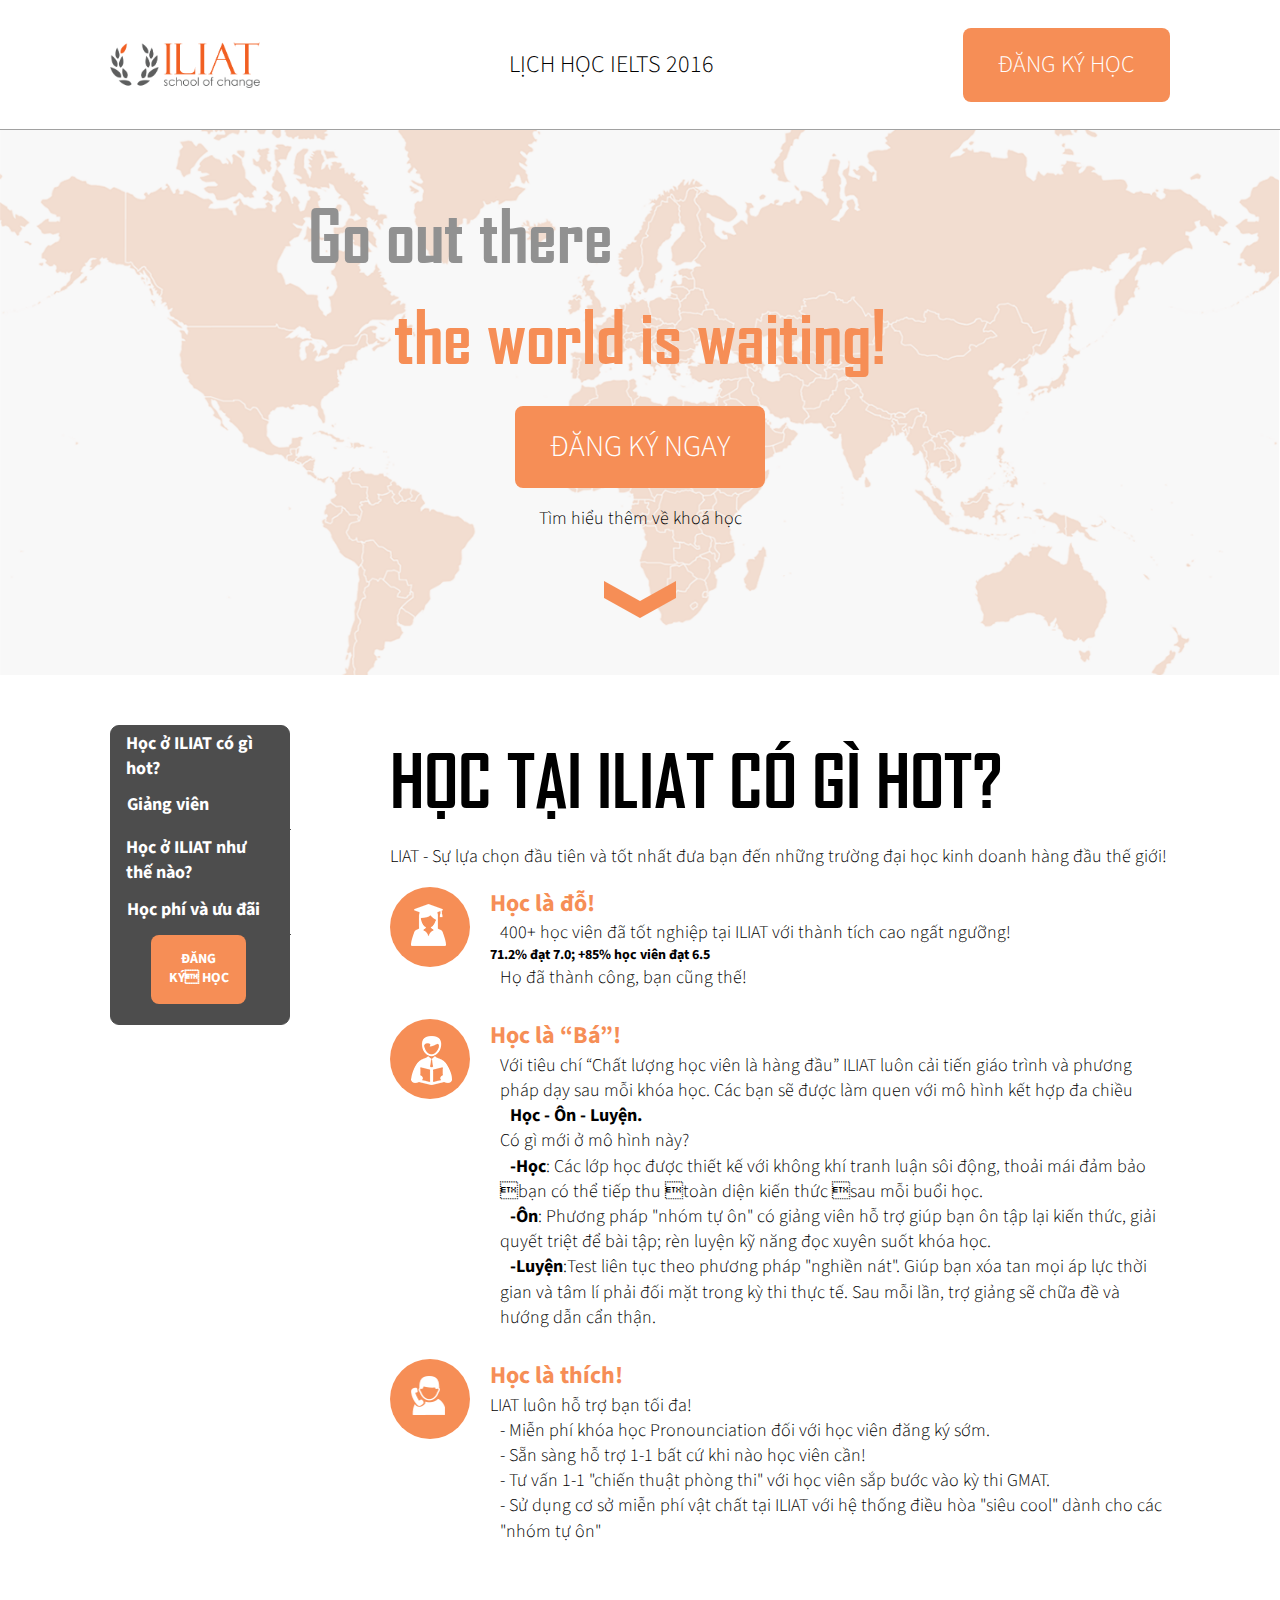
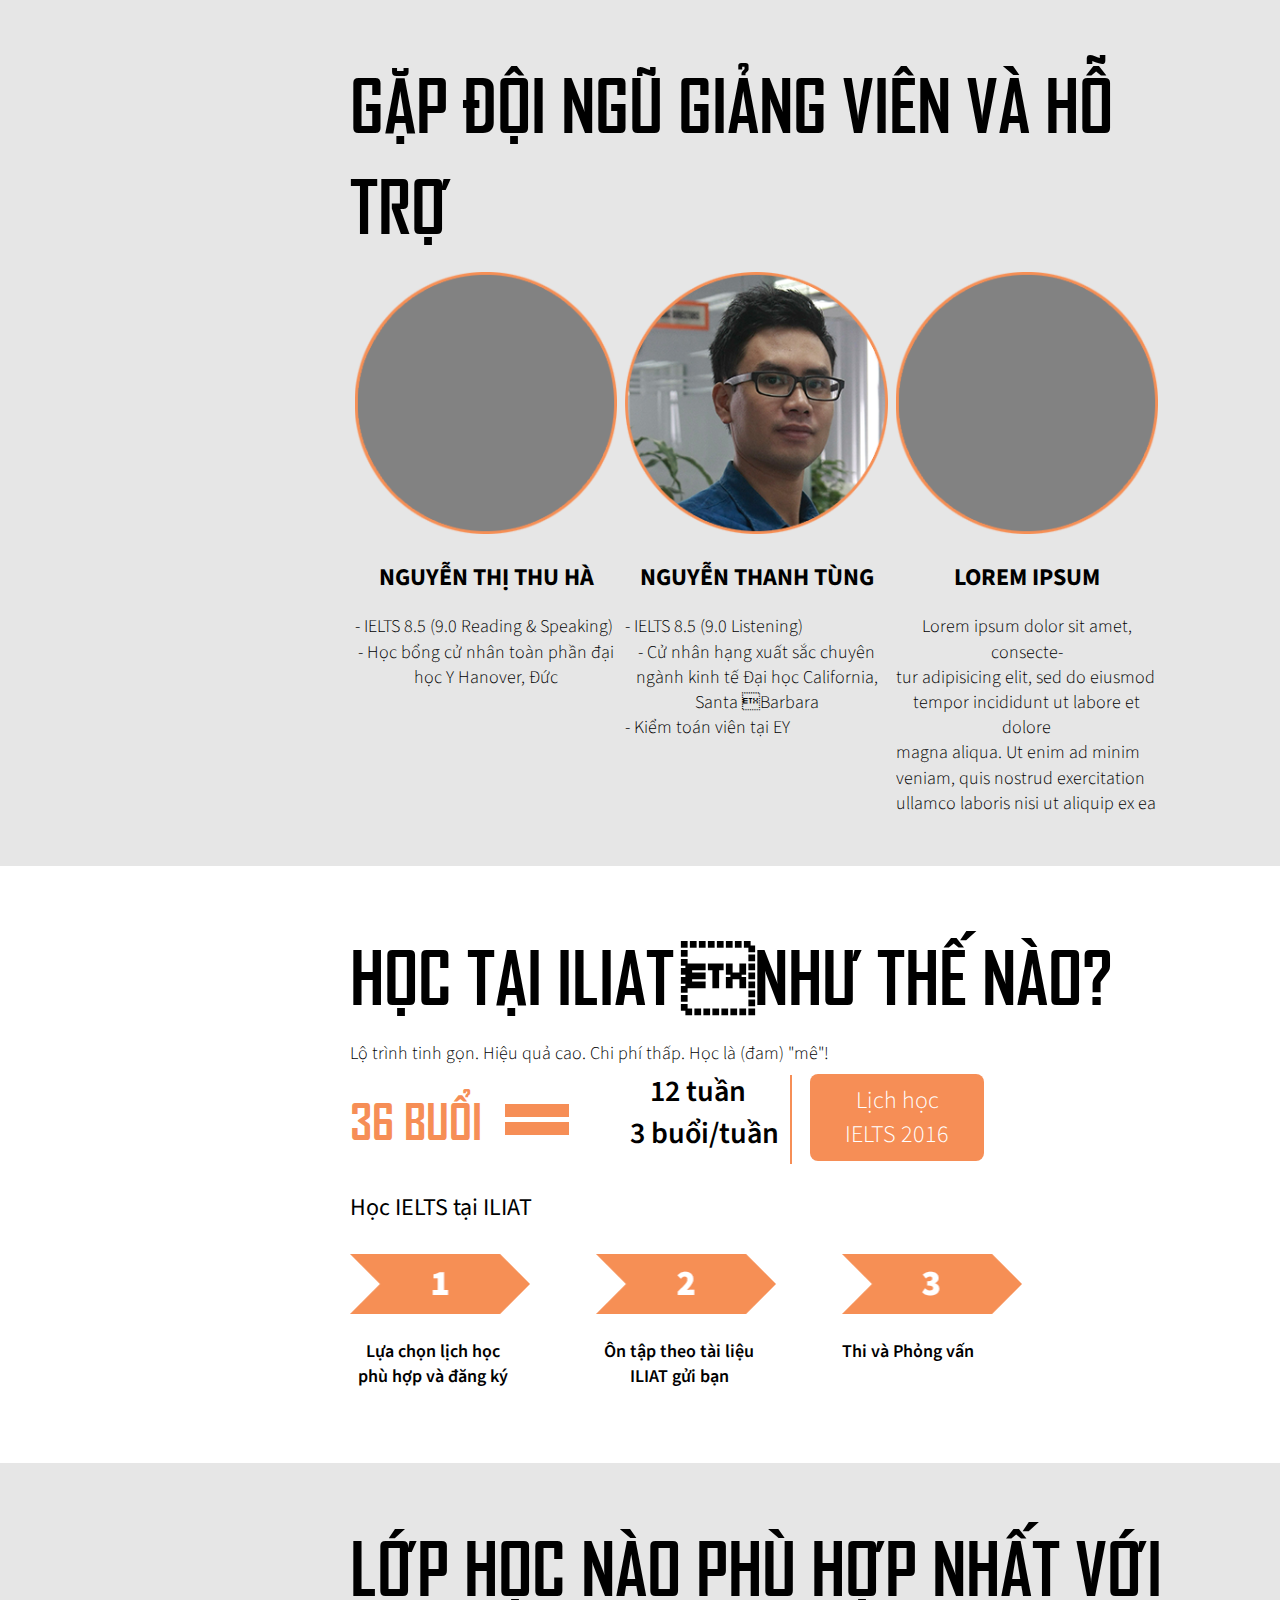
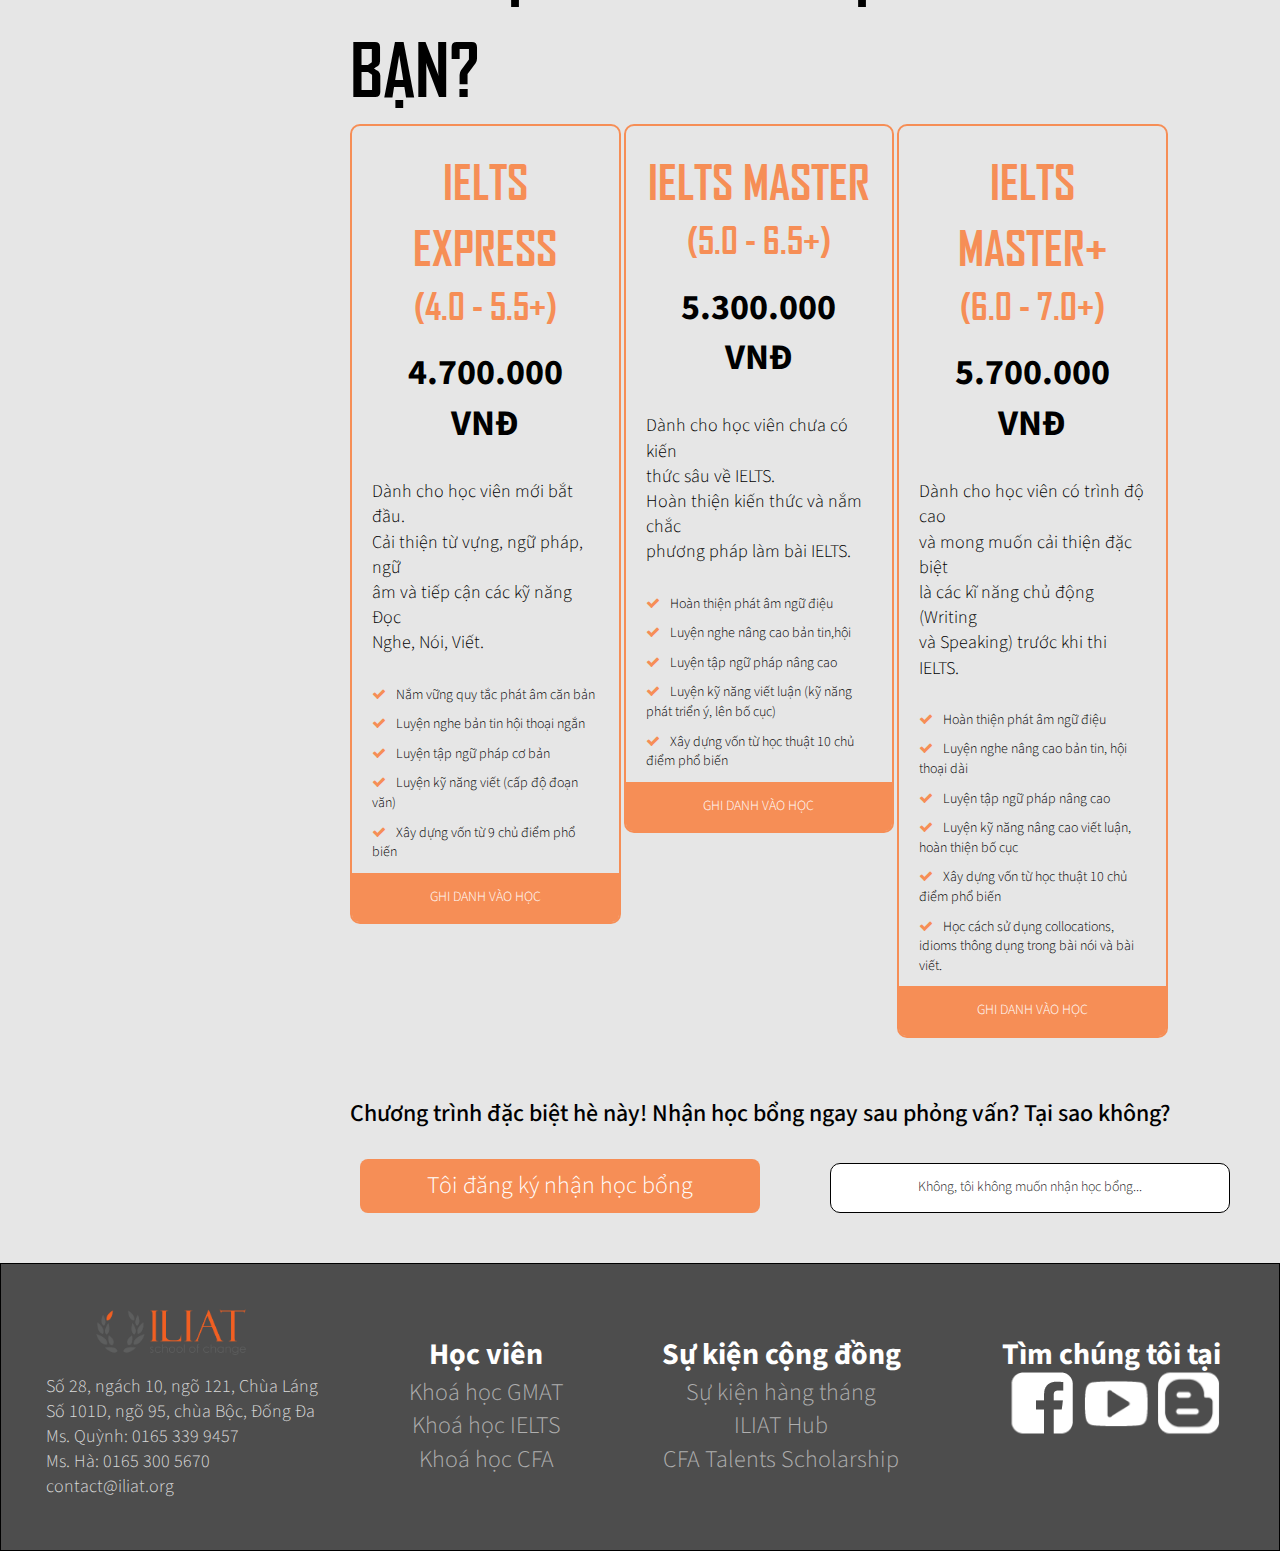
<file: iliat/iliat.html>
<!doctype html>
 <html>
     <title>Iliat</title>
   <head>
     <meta name="viewport" content="width=device-width, initial-scale=1.0">
    <meta charset="utf-8">
    <link href="https://fonts.googleapis.com/css?family=Source+Sans+Pro:300,600,900&subset=vietnamese" rel="stylesheet">
    <link rel="stylesheet" type="text/css" href="css/normalize.css">
    <link rel="stylesheet" type="text/css" href="css/iliat.css">
    <link rel="stylesheet" type="text/css" href="libs/font-awesome/css/font-awesome.min.css">
    <script src="https://ajax.googleapis.com/ajax/libs/jquery/2.2.4/jquery.min.js"></script>
  	<script src="js/main.js"></script>
    <script src="js/main1.js"></script>
    <script src="js/sidebar.js"></script>
     </head>
     <body>
           <header class="header">
              <nav class="navbar desktop-nav">
                <div class="logo">
                 <img src="img/logo.png">
                </div>
                <h4>LỊCH HỌC IELTS 2016</h4>

        				<button>
        					<h4>ĐĂNG KÝ HỌC</h4>
        				</button>
               </nav>
                   <nav class="navbar mobile-nav">
                      <div class="logo">
                            <img src="img/logo.png">
                      </div>
                    <div class="menu-button" id="menu-button">
                             <div></div>
                             <div></div>
                             <div></div>
                     </div>
                        <nav class="dropdown-menu" id="dropdown-menu">
                                   <ul>
                                     <li class="dropdown-item">LỊCH HỌC IELTS 2016</li>
                                     <li class="dropdown-item">ĐĂNG KÝ HỌC</li>
                                   </ul>

                        </nav>

                 </nav>
            </header>

          <div class="page-block img-block banner-block">
                  <h1 class="upper-line">Go out there</h1>
                  <h1 class="down-line">the world is waiting!</h1>
                  <button><h5>ĐĂNG KÝ NGAY</h5></button>
                    <p>Tìm hiểu thêm về khoá học</p>
                 <div class="arrow-down">
                       <a href="#down"><img src="./img/arrow_down.png"/></a>
                 </div>
         </div>

        <div class="page-block white-bg" id="down">
              <div class="white-bg-mobile">
                       <div class="menu-mobile-left">
                                  <div class="first-line" id="first-line">
                                      <p>Tìm hiểu khoá IELTS</p>
                                            <div></div>
                                            <div></div>
                                  </div>

                                  <nav class="dropdown-menu-mobile" id="dropdown-menu-mobile">
                                      <ul>
                                            <li>Học ở ILIAT có gì hot?</li>
                                            <li>Giảng viên</li>
                                            <li>Giảng viên</li>
                                            <li>Học phí và ưu đãi</li>
                                      </ul>
                                  </nav>
                       </div>

                         <div class="menu-desktop-left" id="sidebar">
                                <ul>
                                   <li class="dropdown-item-desktop">Học ở ILIAT có gì hot?</li>
                                   <li class="dropdown-item-desktop1">Giảng viên</li>
                                   <li class="dropdown-item-desktop">Học ở ILIAT như thế nào?</li>
                                   <li class="dropdown-item-desktop1">Học phí và ưu đãi </li>
                                </ul>
                                <button class="btn-button">ĐĂNG KÝ HỌC</button>
                         </div>

                    <div class="page-first ">
                          <h1>HỌC TẠI ILIAT CÓ GÌ HOT?</h1>
                          <p>
                            LIAT - Sự lựa chọn đầu tiên và tốt nhất đưa bạn đến những trường đại học kinh doanh hàng đầu thế giới!
                          </p>

                          <div class="first-title">
                                <div class="circle"><img src="img/student1.png"/></div>
                                <div class="content-third">
                                    <h4>Học là đỗ!</h4>
                                    <p>400+ học viên đã tốt nghiệp tại ILIAT với thành tích cao ngất ngưỡng!</p>
                                    <span class="point">71.2%  đạt 7.0; +85% học viên đạt 6.5</span>
                                    <p>Họ đã thành công, bạn cũng thế!</p>
                                </div>
                          </div>

                          <div class="second-title">
                               <div class="circle"><img src="img/student2.png"/></div>
                               <div class="content-third">
                                   <h4>Học là “Bá”!</h4>
                                   <p>Với tiêu chí “Chất lượng học viên là hàng đầu” ILIAT luôn cải tiến giáo trình và phương pháp dạy sau mỗi khóa học. Các bạn sẽ được làm quen với mô hình kết hợp đa chiều <span class="learn">Học - Ôn - Luyện.</span></p>
                                   <p> Có gì mới ở mô hình này?</p>
                                   <p><span class="learn">-Học</span>: Các lớp học được thiết kế với không khí tranh luận sôi động, thoải mái đảm bảo bạn có thể tiếp thu toàn diện kiến thức sau mỗi buổi học.</p>
                                   <p><span class="learn">-Ôn</span>: Phương pháp "nhóm tự ôn" có giảng viên hỗ trợ giúp bạn ôn tập lại kiến thức, giải quyết triệt để bài tập; rèn luyện kỹ năng đọc xuyên suốt khóa học.</p>
                                   <p><span class="learn">-Luyện</span>:Test liên tục theo phương pháp "nghiền nát". Giúp bạn xóa tan mọi áp lực thời gian và tâm lí phải đối mặt trong kỳ thi thực tế. Sau mỗi lần, trợ giảng sẽ chữa đề và hướng dẫn cẩn thận.</p>
                               </div>
                          </div>

                            <div class="third-title">
                                <div class="circle"><img src="img/call.png"/></div>
                                   <div class="content-third">
                                     <h4>Học là thích!</h4>
                                     <span class="help">LIAT luôn hỗ trợ bạn tối đa!</span>
                                     <p>
                                       - Miễn phí khóa học Pronounciation đối với học viên đăng ký sớm.
                                     </p>
                                     <p>- Sẵn sàng hỗ trợ 1-1 bất cứ khi nào học viên cần! </p>
                                     <p>
                                       - Tư vấn 1-1 "chiến thuật phòng thi" với học viên sắp bước vào kỳ thi GMAT.
                                     </p>
                                     <p>
                                       - Sử dụng cơ sở miễn phí  vật chất tại ILIAT với hệ thống điều hòa "siêu cool" dành cho các "nhóm tự ôn"
                                     </p>
                                    </div>
                            </div>
                     </div>
                </div>
            </div>

             <div class="page-block gray-bg">
                <div class="page-second">
                      <h1>GẶP ĐỘI NGŨ GIẢNG VIÊN VÀ HỖ TRỢ</h1>
                       <div class="teacher ">
                           <img src="img/imgteacher2.png"/>
                           <div class="information-teacher">
                                <h4>NGUYỄN THỊ THU HÀ</h4>
                                <div class="level-teacher">
                                <p>- IELTS 8.5 (9.0 Reading & Speaking)</p>
                                <p>- Học bổng cử nhân toàn phần đại học Y Hanover, Đức</p>
                                </div>
                            </div>
                         </div>

                       <div class="teacher teacher-one">
                           <img src="img/imgteacher.png"/>
                           <div class="information-teacher">
                              <h4>NGUYỄN THANH TÙNG</h4>
                              <div class="level-teacher">
                                  <p>- IELTS 8.5 (9.0 Listening)</p>
                                  <p>
                                    - Cử nhân hạng xuất sắc chuyên ngành kinh tế Đại học California, Santa Barbara
                                  </p>
                                  <p>- Kiểm toán viên tại EY</p>
                              </div>
                            </div>
                        </div>

                       <div class="teacher teacher-three">
                           <img src="img/imgteacher2.png"/>
                           <div class="information-teacher">
                                  <h4>LOREM IPSUM</h4>
                                  <div class="level-teacher">
                                  <p>Lorem ipsum dolor sit amet, consecte-</p>
                                  <p>tur adipisicing elit, sed do eiusmod</p>
                                  <p>tempor incididunt ut labore et dolore</p>
                                  <p>magna aliqua. Ut enim ad  minim      </p>
                                  <p>veniam, quis nostrud exercitation </p>
                                  <p>ullamco laboris nisi ut aliquip ex ea </p>

                              </div>
                            </div>
                       </div>
                </div>
             </div>

              <div class="page-block white-bg">
                   <div class="page-three">
                         <h1>HỌC TẠI ILIAT</h1>
                         <h1>NHƯ THẾ NÀO?</h1>
                         <p>
                           Lộ trình tinh gọn. Hiệu quả cao. Chi phí thấp. Học là (đam) "mê"!
                         </p>
                              <div class="third_line">
                                  <h4>36 BUỔI</h4>
                                   <div class="past">
                                    <div class="headboard"></div>
                                    <div class="headboard"></div>
                                   </div>
                                    <div class="time">
                                      <p>12 tuần </p>
                                      <p>3 buổi/tuần</p>
                                    </div>
                                    <div class="separator"></div>
                                    <button class="schedule">Lịch học IELTS 2016</button>
                               </div>

                          <p class="title_where">Học IELTS tại ILIAT</p>

                          <div class="list-bullet">
                                      <div class="bullet">
                                           <img src="img/1.png">
                                            <div class="guide">
                                              <p>Lựa chọn lịch học phù hợp và đăng ký</p>
                                            </div>
                                      </div>
                                       <div class="bullet">
                                            <img src="img/2.png">
                                             <div class="guide">
                                               <p>Ôn tập theo tài liệu ILIAT gửi bạn</p>
                                             </div>
                                       </div>
                                       <div class="bullet">
                                         <img src="img/3.png">
                                          <div class="guide">
                                            <p>Thi và Phỏng vấn</p>
                                          </div>
                                       </div>
                          </div>
                    </div>
              </div>

              <div class="page-block gray-bg" >
                  <div class="page-four">
                         <h1>LỚP HỌC NÀO PHÙ HỢP NHẤT VỚI BẠN?</h1>

                            <div class="class-one">
                                  <div class="course-content-block">
                                    <h2>IELTS EXPRESS</h2>
                                    <h3>(4.0 - 5.5+)</h3>
                                    <h3 class="price">4.700.000 VNĐ</h3>
                                    <div class="content-more">
                                        <p>Dành cho học viên mới bắt đầu.</p>
                                        <p>Cải thiện từ vựng, ngữ pháp, ngữ </p>
                                        <p>âm và tiếp cận các kỹ năng Đọc</p>
                                        <p>Nghe, Nói, Viết.</p>

                                    </div>
                                    <ul>
                                         <li><i class="fa fa-check" aria-hidden="true"></i>Nắm vững quy tắc phát âm căn bản</li>
                                         <li><i class="fa fa-check" aria-hidden="true"></i>Luyện nghe bản tin hội thoại ngắn</li>
                                         <li><i class="fa fa-check" aria-hidden="true"></i>Luyện tập ngữ pháp cơ bản</li>
                                         <li><i class="fa fa-check" aria-hidden="true"></i>Luyện kỹ năng viết (cấp độ đoạn văn)</li>
                                         <li><i class="fa fa-check" aria-hidden="true"></i>Xây dựng vốn từ 9 chủ điểm phổ biến</li>
                                    </ul>
                                  </div>
                                     <button class="btn-class-one">GHI DANH VÀO HỌC</button>
                            </div>

                           <div class="class-one">
                                <div class="course-content-block">
                                    <h2>IELTS MASTER</h2>
                                    <h3>(5.0 - 6.5+)</h3>
                                    <h3 class="price">5.300.000 VNĐ</h3>

                                    <div class="content-more">
                                        <p>Dành cho học viên chưa có kiến </p>
                                        <p>thức sâu về IELTS.  </p>
                                        <p>Hoàn thiện kiến thức và nắm chắc </p>
                                        <p>phương pháp làm bài IELTS.</p>

                                    </div>

                                    <ul>
                                         <li><i class="fa fa-check" aria-hidden="true"></i>Hoàn thiện phát âm ngữ điệu</li>
                                         <li><i class="fa fa-check" aria-hidden="true"></i>Luyện nghe nâng cao bản tin,hội</li>
                                         <li><i class="fa fa-check" aria-hidden="true"></i>Luyện tập ngữ pháp nâng cao</li>
                                         <li><i class="fa fa-check" aria-hidden="true"></i>Luyện kỹ năng viết luận (kỹ năng phát triển ý, lên bố cục)</li>
                                         <li><i class="fa fa-check" aria-hidden="true"></i>Xây dựng vốn từ học thuật 10 chủ điểm phổ biến</li>
                                    </ul>
                                 </div>
                                     <button class="btn-class-one">GHI DANH VÀO HỌC</button>
                            </div>


                              <div class="class-one">
                                <div class="course-content-block">
                                  <h2>IELTS MASTER+</h2>
                                  <h3>(6.0 - 7.0+)</h3>
                                  <h3 class="price">5.700.000 VNĐ</h3>
                                  <div class="content-more">
                                      <p>Dành cho học viên có trình độ cao </p>
                                      <p>và mong muốn cải thiện đặc biệt </p>
                                      <p>là các kĩ năng chủ động (Writing </p>
                                      <p>và Speaking) trước khi thi IELTS.</p>

                                  </div>
                                  <ul>
                                       <li><i class="fa fa-check" aria-hidden="true"></i>Hoàn thiện phát âm ngữ điệu</li>
                                       <li><i class="fa fa-check" aria-hidden="true"></i>Luyện nghe nâng cao bản tin, hội thoại dài</li>
                                       <li><i class="fa fa-check" aria-hidden="true"></i>Luyện tập ngữ pháp nâng cao</li>
                                       <li><i class="fa fa-check" aria-hidden="true"></i>Luyện kỹ năng nâng cao viết luận, hoàn thiện bố cục</li>
                                       <li><i class="fa fa-check" aria-hidden="true"></i>Xây dựng vốn từ học thuật 10 chủ điểm phổ biến</li>
                                       <li><i class="fa fa-check" aria-hidden="true"></i>Học cách sử dụng collocations, idioms thông dụng trong bài nói và bài viết. </li>
                                  </ul>
                                </div>
                                  <button class="btn-class-one">GHI DANH VÀO HỌC</button>
                              </div>


                             <p class="class_four">
                               Chương trình đặc biệt hè này! Nhận học bổng ngay sau phỏng vấn? Tại sao không?
                             </p>

                             <div class="class-scholarship">
                               <button class="btn-button-scholarship">Tôi đăng ký nhận học bổng</button>
                               <button class="btn-button-noscholarship">Không, tôi không muốn nhận học bổng...</button>
                            </div>
                  </div>
            </div>

          <div class="page-block black-bg">
           <footer>
                <div class="footer">
                    <div class="logo-footer">
                        <img src="img/logo.png">
                    </div>
                       <div class="address">
                          <h5>Số 28, ngách 10, ngõ 121, Chùa Láng</h5>
                          <h5>Số 101D, ngõ 95, chùa Bộc, Đống Đa</h5>
                          <h5> Ms. Quỳnh: 0165 339 9457</h5>
                          <h5>Ms. Hà: 0165 300 5670</h5>
                          <h5> contact@iliat.org </h5>
                       </div>

                       <div class="student">
                              <p>Học viên</p>
                              <a href="#"><h5>Khoá học GMAT</h5></a>
                              <a href="#"><h5>Khoá học IELTS</h5></a>
                              <a href="#"><h5>Khoá học CFA</h5></a>
                       </div>

                       <div class="public">
                              <p>Sự kiện cộng đồng</p>
                              <a href="#"><h5>Sự kiện hàng tháng</h5></a>
                              <a href="#"><h5>ILIAT Hub</h5></a>
                              <a href="#"><h5>CFA Talents Scholarship</h5></a>
                       </div>

                      <div class="contact">
                              <p>Tìm chúng tôi tại</p>
                      </div>

                   <div class="social-list">
                        <a href="#"><img src="img/facebook-icon.png"></a>
                        <a href="#"><img src="img/youtube-icon.png"></a>
                        <a href="#"><img src="img/blog_icon.png"></a>
                  </div>
               </div>
          </footer>
        </div>



  </body>
</html>
</file>
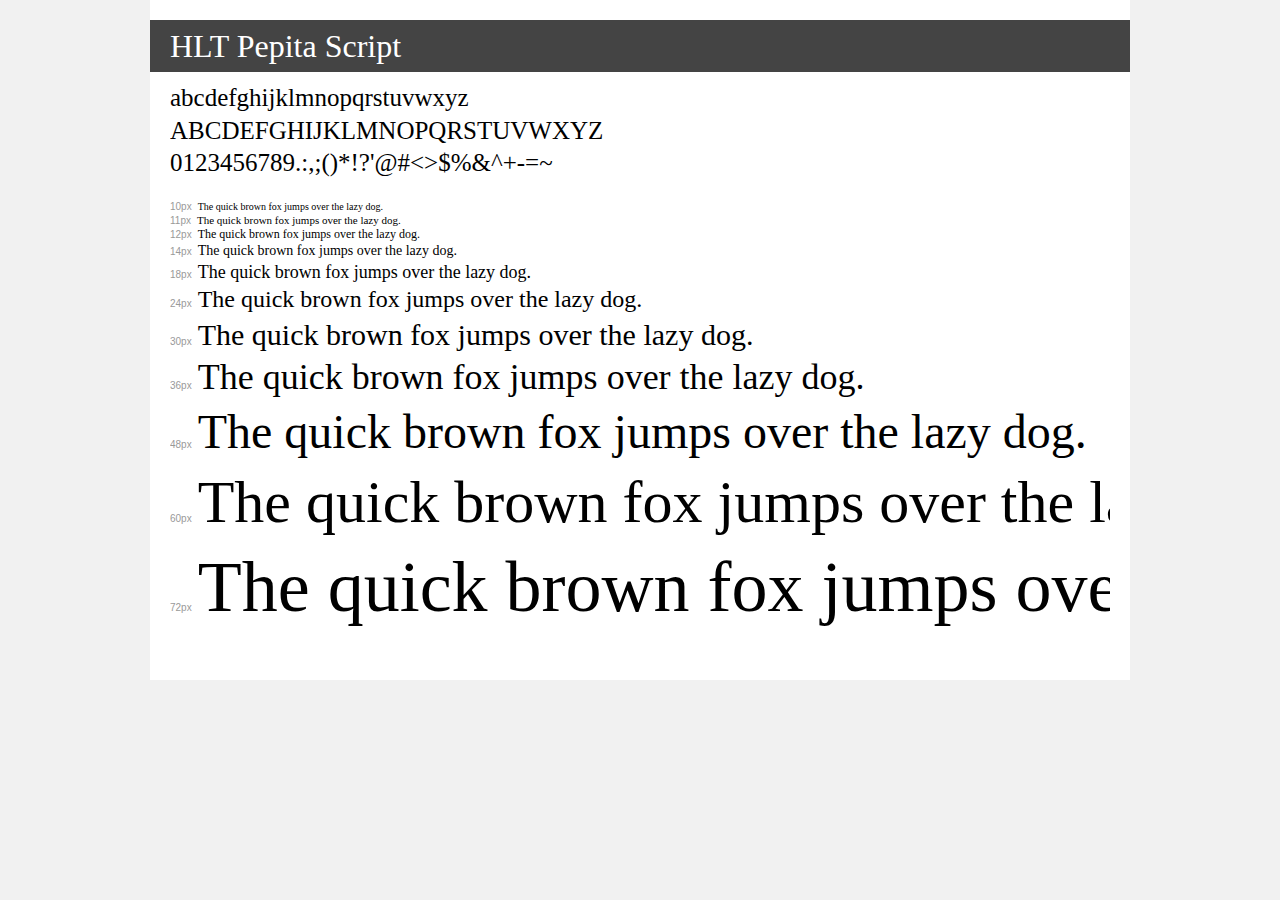
<file: iliat/fonts/demo.html>
<!DOCTYPE html>
<html>
<head>
	<meta charset="utf-8">
	<title>Transfonter demo</title>
	<link href="stylesheet.css" rel="stylesheet">
	<style>
		/*
		http://meyerweb.com/eric/tools/css/reset/
		v2.0 | 20110126
		License: none (public domain)
		*/
		html, body, div, span, applet, object, iframe,
		h1, h2, h3, h4, h5, h6, p, blockquote, pre,
		a, abbr, acronym, address, big, cite, code,
		del, dfn, em, img, ins, kbd, q, s, samp,
		small, strike, strong, sub, sup, tt, var,
		b, u, i, center,
		dl, dt, dd, ol, ul, li,
		fieldset, form, label, legend,
		table, caption, tbody, tfoot, thead, tr, th, td,
		article, aside, canvas, details, embed,
		figure, figcaption, footer, header, hgroup,
		menu, nav, output, ruby, section, summary,
		time, mark, audio, video {
			margin: 0;
			padding: 0;
			border: 0;
			font-size: 100%;
			font: inherit;
			vertical-align: baseline;
		}
		/* HTML5 display-role reset for older browsers */
		article, aside, details, figcaption, figure,
		footer, header, hgroup, menu, nav, section {
			display: block;
		}
		body {
			line-height: 1;
		}
		ol, ul {
			list-style: none;
		}
		blockquote, q {
			quotes: none;
		}
		blockquote:before, blockquote:after,
		q:before, q:after {
			content: '';
			content: none;
		}
		table {
			border-collapse: collapse;
			border-spacing: 0;
		}
		/* common styles */
		body {
			background: #f1f1f1;
			color: #000;
		}
		.page {
			background: #fff;
			width: 940px;
			margin: 0 auto;
			padding: 20px 20px 0 20px;
			overflow: hidden;
		}
		.font-container {
			overflow-x: auto;
			overflow-y: hidden;
			margin-bottom: 40px;
			line-height: 1.3;
			white-space: nowrap;
			padding-bottom: 5px;
		}
		h1 {
			position: relative;
			background: #444;
			font-size: 32px;
			color: #fff;
			padding: 10px 20px;
			margin: 0 -20px 10px -20px;
		}
		.letters {
			font-size: 25px;
			margin-bottom: 20px;
		}
		.s10:before {
			content: '10px';
		}
		.s11:before {
			content: '11px';
		}
		.s12:before {
			content: '12px';
		}
		.s14:before {
			content: '14px';
		}
		.s18:before {
			content: '18px';
		}
		.s24:before {
			content: '24px';
		}
		.s30:before {
			content: '30px';
		}
		.s36:before {
			content: '36px';
		}
		.s48:before {
			content: '48px';
		}
		.s60:before {
			content: '60px';
		}
		.s72:before {
			content: '72px';
		}
		.s10:before, .s11:before, .s12:before, .s14:before,
		.s18:before, .s24:before, .s30:before, .s36:before,
		.s48:before, .s60:before, .s72:before {
			font-family: Arial, sans-serif;
			font-size: 10px;
			font-weight: normal;
			font-style: normal;
			color: #999;
			padding-right: 6px;
		}
		/* fonts demo styles */
		.demo-0 {
			font-family: 'HLT Pepita Script';
			font-weight: normal;
			font-style: normal;
		}
	</style>
</head>
<body>
<div class="page">
	<div class="demo-0">
		<h1>HLT Pepita Script</h1>
		<div class="font-container">
			<p class="letters">
				abcdefghijklmnopqrstuvwxyz <br />
				ABCDEFGHIJKLMNOPQRSTUVWXYZ <br />				0123456789.:,;()*!?'@#<>$%&^+-=~
			</p>
			<p class="s10" style="font-size: 10px;">The quick brown fox jumps over the lazy dog.</p>
			<p class="s11" style="font-size: 11px;">The quick brown fox jumps over the lazy dog.</p>
			<p class="s12" style="font-size: 12px;">The quick brown fox jumps over the lazy dog.</p>
			<p class="s14" style="font-size: 14px;">The quick brown fox jumps over the lazy dog.</p>
			<p class="s18" style="font-size: 18px;">The quick brown fox jumps over the lazy dog.</p>
			<p class="s24" style="font-size: 24px;">The quick brown fox jumps over the lazy dog.</p>
			<p class="s30" style="font-size: 30px;">The quick brown fox jumps over the lazy dog.</p>
			<p class="s36" style="font-size: 36px;">The quick brown fox jumps over the lazy dog.</p>
			<p class="s48" style="font-size: 48px;">The quick brown fox jumps over the lazy dog.</p>
			<p class="s60" style="font-size: 60px;">The quick brown fox jumps over the lazy dog.</p>
			<p class="s72" style="font-size: 72px;">The quick brown fox jumps over the lazy dog.</p>
		</div>
	</div>
</div>
</body>
</html>
</file>
<file: GMAT/css/iliat.css>
* {
    box-sizing: border-box;
}
html {
    font: 10px/1.4 'Source Sans Pro', sans-serif;
    font-weight: 300;
}
body {
    font-size: 1.4rem;
}
@font-face {
    font-family: agencyfontbold;
    src: url(../fonts/SVN-Agency-FB-bold.ttf);
}
@font-face {
    font-family: agency;
    src: url(../fonts/SVN-Agency-FB.ttf);
}
@font-face {
    font-family: giddyup;
    src: url(../fonts/HLT_GiddyupStd.ttf);
}
@font-face {
    font-family: pepita;
    src: url(../fonts/HLT_PepitaScript.ttf);
}
h1 {
    font-size: 3.0rem;
    margin: 0;
}
h2 {
    font-size: 4.8rem;
}
h3 {
    font-size: 3.6rem;
}
h4 {
    font-size: 2.4rem;
}
h5 {
    font-size: 1.8rem;
}
p {
    font-size: 1.4rem;
}
strong {
    font-weight: 700;
}
li {
    list-style: none;
}
ul,
li {
    margin: 0;
    padding: 0;
}
button h1,
button h2,
button h3,
button h4,
button h5 {
    margin: 0;
    font-weight: 300;
}
h1 {
    font-weight: bold;
    font-family: agencyfontbold;
}
button:hover {
    background-color: #2adc71;
}
button:active {
    background-color: #339c5c;
}
button {
    background-color: #31c36b;
    color: #fff;
    border: 0 none;
    outline: 0 none;
    cursor: pointer;
    border-radius: 8px;
    padding: 10px 20px;
}
.page-block {
    padding: 18px 20px;
}
.white-bg {
    background: #fff;
}
.gray-bg {
    background: #e6e6e6;
}
.black-bg {
    background: #4d4d4d;
}
.desktop-nav {
    display: none;
}
.mobile-nav {
    display: block;
}
.logo {
    display: inline-block;
}
.logo img {
    max-width: 90px;
    vertical-align: middle;
}
.header {
    border-bottom: 1px solid #a1a1a1;
    padding: 18px 20px;
    position: relative;
}
.menu-button {
    float: right;
    cursor: pointer;
}
.menu-button div:nth-child(2) {
    margin: 5px 0;
}
.menu-button div {
    background: #31c36b;
    display: block;
    width: 28px;
    height: 5px;
}
.dropdown-menu {
    display: none;
    position: absolute;
    top: 100%;
    right: 0;
    border-top: 1px solid #a1a1a1;
    width: 100%;
}
.dropdown-menu.active {
    display: block;
}
.dropdown-item {
    text-align: right;
    padding: 10px 30px;
    width: 100%;
    cursor: pointer;
    background: #ffffff;
}
.dropdown-item:hover {
    background: #31c36b;
    color: #ffffff;
}
.banner-block {
    background-image: url('../img/banner.png');
    background-size: cover;
    text-align: center;
    padding: 90px 0;
}
.banner-block h1 {
    font-family: pepita;
}
.banner-block h2 {
    font-family: giddyup;
}
.banner-block p {
    color: #ffffff;
}
.banner-block button {
    margin-top: 24px;
}
.down-line {
    color: #ffffff;
}
.upper-line {
    color: #ffffff;
}
.arrow-down {
    display: none;
}
.circle {
    width: 80px;
    height: 80px;
    background: #31c36b;
    border-radius: 100%;
    display: inline-block;
    float: left;
}
.circle img {
    margin: auto;
    margin-top: 17px;
    margin-left: 21px;
}
.nav-button {
    border: 2px solid #4d4d4d;
    color: #252525;
    background: #fff;
    width: 280px;
    height: 35px;
    border-radius: 4px;
}
.nav-button p {
    display: inline-block;
    position: relative;
    bottom: 9px;
    left: 15px;
    font-weight: bold;
}
.nav-button div:nth-child(2) {
    transform: rotate(90deg);
    position: relative;
    right: 15px;
}
.nav-button div {
    background: #4d4d4d;
    width: 15px;
    height: 3px;
    float: right;
    cursor: pointer;
    display: block;
    margin-top: 8px;
    position: relative;
    top: 5px;
}
.menu-desktop-left {
    display: none;
}
.dropdown-menu-mobile {
    display: block;
    cursor: pointer;
}
.dropdown-menu-mobile ul {
    display: none;
}
.dropdown-menu-mobile ul li {
    border: 2px solid #4d4d4d;
    background: #4d4d4d;
    color: #fff;
    width: 280px;
    height: 35px;
    border-radius: 4px;
    padding: 10px 18px;
    font-weight: bold;
}
.dropdown-menu-mobile.active ul {
    display: block;
}
.dropdown-menu-mobile ul li:hover {
    background: #31c36b;
    color: #252525;
}
.item-block {
    overflow: hidden;
    margin-bottom: 20px;
}
.item-content {
    margin-left: 100px;
}
.item-content h4 {
    color: #31c36b;
    margin: 0;
}
.item-content p {
    margin: 0;
}
.teacher-block {
    margin-top: 20px;
    display: flex;
    justify-content: space-around;
    align-content: center;
    flex-direction: column;
}
.teacher-item {
    flex: 0 1 30%;
    text-align: center;
}
.teacher-information h4 {
    margin: 0;
    margin-top: 20px;
}
.teacher-detail {
    text-align: left;
}
.third_line {
    display: inline-block;
}
.third_line h4 {
    font-family: agencyfontbold;
    display: inline;
    margin-top: 20px;
    color: #31c36b;
    font-size: 2.4rem;
}
.headboard {
    background: #31c36b;
    display: block;
    width: 22px;
    height: 5px;
    margin: 5px 0;
}
.past {
    margin: -25px 0 0 95px;
}
.time {
    margin: -33px 0 0 120px;
}
.time p:nth-child(1) {
    margin-left: 5px;
}
.time p {
    font-weight: 600;
    display: block;
    margin: 0;
}
.separator {
    background: #31c36b;
    display: block;
    width: 1px;
    height: 42px;
    margin: -40px 0 0 195px;
}
.schedule {
    border-radius: 8px;
    font-size: 1.4rem;
    padding: 5px 10px;
    display: block;
    margin: -45px 0 0 200px;
}
.title_where {
    padding-bottom: 5px;
    margin-top: 30px;
}
.bullet img {
    width: 100%;
}
.instruction {
    display: flex;
}
.note_one {
    text-align: center;
}
.bullet {
    flex: 0 1 30%;
}

.content-more {
    margin-top: 30px;
    margin-bottom: 30px;
}
.content-more p {
    margin: 0;
    font-size: 1.8rem;
    font-weight: 300;
}
.fa-chevron-right{
    color: #31c36b;
    margin-right: 10px;
}

.skill-list{
    font-size: 1.8rem;
}

.skill-list img{
    vertical-align: bottom;
    margin-right: 20px;
    float: left;
    white-space: nowrap;
}

.skill-item{

}

.skill-list li{
    margin-bottom: 20px;
    overflow: hidden;
}

.skill-list strong{
    color: #31c36b;
    margin-right: 10px;
}

.price-block p{
    margin: 0;
    font-size: 1.8rem;
}

.price h3{
    margin: 0;
}

.price-block h4{
    font-weight: 300;
    text-align: center;
    margin-bottom: 20px;
}

.price{
    width: 100%;
    background: #ffffff;
    border: 5px dashed #31c36b;
    margin: 30px 0px;
    border-radius: 10px;
    padding: 15px 30px;
    text-align: center;
}

.btn-button-register {
    margin: 0 auto;
    display: block;
    padding: 20px;
}

.price-block .btn-button-register h4{
    margin: 0;
}

.price-mobile{
    display: block;
}

.price-desktop{
    display: none;  
}

.register-block{
    background: center center no-repeat;
    background-image: url('../img/UK-Students1.png');
    color: #ffffff;
    text-align: center;
}

.register-block p{
    font-size: 1.8rem;
    font-weight: 600;
}

.btn-register{
    padding: 20px 50px;
    color: #31c36b;
    background: #ffffff;
    border: 1px solid #31c36b;
}

.btn-register:hover{
    background: #31c36b;
    color: #ffffff;
}

.footer {
    padding: 0 15px;
    text-align: center;
    display: flex;
    flex-direction: column;
}
.logo-footer {
    padding: 25px 50px;
}
.logo-footer img {
    max-width: 150px;
}
.footer-block {
    padding-top: 40px;
}
footer a {
    display: block;
    text-decoration: none;
    color: #afafaf;
    font-size: 2.4rem;
}
.footer h4 {
    color: #ffffff;
}
.address p {
    margin: 0;
    font-size: 1.8rem;
    color: #afafaf;
}
.student a {
    text-decoration: none;
}
.public h5 {
    text-align: center;
    color: #d9d9d9;
    font-weight: 300;
    margin: 0;
}
.public a {
    text-decoration: none;
}
.social-list {
    display: flex;
    justify-content: space-around;
    align-items: center;
}
.social-list img {
    max-width: 64px;
}
@media(min-width:650px) {
    .teacher-block {
        flex-direction: row;
    }
    .third_line h4 {
        font-size: 4rem;
    }
    .past {
        display: inline-block;
        margin: -20px 0 0 20px;
    }
    .headboard {
        width: 50px;
        height: 8px;
    }
    .time p:nth-child(1) {
        margin-left: 20px;
    }
    .time p {
        font-size: 2rem;
    }
    .time {
        display: block;
        margin: -50px 0 0 230px;
    }
    .separator {
        height: 74px;
        width: 2px;
        margin: -60px 0 0 380px;
    }
    .schedule {
        padding: 5px 10px;
        width: 130px;
        text-align: center;
        font-size: 2.0rem;
        border-radius: 8px;
        margin: -70px 0 0 420px;
    }
    .bullet img {
        width: 150px;
        height: 50px;
    }
    .note_one {
        text-align: center;
        padding-right: 100px;
    }

    .price-block .block-content{
        position: relative;
    }

    .price-content{
        margin-top: 32px;
        max-width: 60%;
        margin-bottom: 60px;
    }

    .price-desktop{
        display: block;
        position: absolute;
        right: 0;
        top: 0;
    }

    .price-mobile{
        display: none;
    }

    .register-block{
        position: relative;
        min-height: 400px;
    }

    .register-block .block-content{
        max-width: 70%;
        position: absolute;
        top: 50%;
        transform: translate(0, -50%);
        right: 0;
    }

}
@media(min-width: 1180px) {
    h1 {
        font-size: 6.5rem;
    }
    h5 {
        font-size: 3rem;
    }
    p {
        font-size: 1.8rem;
    }
    .mobile-nav {
        display: none;
    }
    .page-block {
        padding: 50px 110px;
    }
    .header {
        padding: 16px 110px;
    }
    .desktop-nav {
        display: flex;
        justify-content: space-between;
        align-items: center;
    }
    .logo img {
        max-width: 150px;
    }
    .desktop-nav h4 {
        font-weight: 300;
        padding: 0;
    }
    button {
        padding: 20px 35px;
    }
    .upper-line {
        position: relative;
        left: -180px;
    }
    .arrow-down {
        display: block;
        margin-top: 50px;
        cursor: pointer;
    }
    .menu-mobile-left {
        display: none;
    }
    .menu-desktop-left {
        display: block;
        width: 180px;
        height: 300px;
        border: 1px solid #4d4d4d;
        background: #4d4d4d;
        border-radius: 9px;
        position: relative;
        z-index: 2000;
        float: left;
    }
    .dropdown-item-desktop1 {
        height: 43px;
        width: 180px;
        color: #fff;
        font-weight: 700;
        padding: 5px 16px;
        font-size: 1.8rem;
        border-bottom: 1px solid #4d4d4d;
        cursor: pointer;
    }
    .dropdown-item-desktop1:hover {
        background: #31c36b;
        color: #000;
        padding: 5px 15px;
        border-radius: 9px;
    }
    .dropdown-item-desktop {
        padding: 5px 15px;
        color: #fff;
        font-size: 1.8rem;
        font-weight: 700;
        border-bottom: 1px solid #4d4d4d;
        cursor: pointer;
    }
    .dropdown-item-desktop:hover {
        background: #31c36b;
        color: #000;
        padding: 5px 15px;
        border-radius: 9px;
    }
    .one-tab {
        margin-left: 40px;
    }
    .item-content .one-tab {
        margin-left: 40px;
    }
    .btn_button {
        background-color: #31c36b;
        color: #ffffff;
        padding: 15px 15px;
        font-weight: 700;
        width: 95px;
        margin-left: 40px;
    }
    .block-content {
        padding-left: 240px;
    }
    .content {
        margin-left: 18px;
    }
    .item-content p {
        margin-left: 10px;
    }
    .teacher-block {
        flex-direction: row;
    }
    .method_learn {
        padding-left: 240px;
    }
    .method_learn h1 {
        display: inline-block;
    }
    .method_learn h1:nth-child(2) {
        margin: 0 5px;
    }
    .method_learn p {
        font-weight: 900px;
    }
    .third_line h4 {
        font-size: 4.8rem;
    }
    .headboard {
        width: 64px;
        height: 13px;
    }
    .past {
        margin: -50px 0 0 20px;
    }
    .time p {
        font-size: 3rem;
        margin: 0;
    }
    .time p:nth-child(1) {
        margin-left: 20px;
    }
    .time {
        display: block;
        margin: -80px 0 0 280px;
    }
    .separator {
        width: 2px;
        height: 89px;
        margin: -80px 0 0 440px;
    }
    .schedule {
        padding: 10px 30px;
        width: 174px;
        text-align: center;
        font-size: 2.4rem;
        border-radius: 8px;
        margin: -90px 0 0 460px;
    }
    .course-item {
        display: inline-block;
        width: 33%;
    }
    .content-more {
        margin-top: 30px;
        margin-bottom: 30px;
    }
    .content-more p {
        margin: 0;
        font-weight: 300;
    }
    .title_where {
        font-size: 2.4rem;
        font-weight: 400;
    }
    .bullet img {
        width: 180px;
        height: 60px;
    }

    .note_one {
        float: left;
        font-weight: 600;
        text-align: center;
        padding-right: 80px;
    }

    .price-content{
        margin-bottom: 30px;
    }

    .register-block .block-content{
        padding-right: 110px;
    }

    .footer {
        flex-direction: row;
        justify-content: space-between;
        text-align: left;
    }
    .public a {
        text-decoration: none;
    }
    .contact-block p {
        font-size: 3rem;
        font-weight: 700;
        text-align: center;
        width: 250px;
    }
    .social-list {
        display: flex;
        justify-content: space-around;
        align-items: center;
    }
    .social-list a {
        display: block;
        flex: 0 1 30%;
    }
    .social-list img {
        max-width: 64px;
        max-height: 64px;
        margin-right: 10px;
    }
}
</file>
<file: ielts/css/iliat.css>
*{
  box-sizing: border-box;
}

html{
  font: 10px/1.4 'Source Sans Pro', sans-serif;
  font-weight: 300;
}

body{
  font-size: 1.4rem;
}

@font-face {
  font-family: agencyfontbold;
  src: url(../fonts/SVN-Agency-FB-bold.ttf);
}

@font-face {
  font-family: agency;
	src: url(../fonts/SVN-Agency-FB.ttf);
}

h1{
	font-size: 3.0rem; 
	margin: 0;
}

h2{
	font-size: 4.8rem;
}

h3{
	font-size: 3.6rem;
}

h4{
	font-size: 2.4rem;
}

h5{
	font-size: 1.8rem;
}

p{
	font-size: 1.4rem;
}

strong{
  font-weight: 700;
}

li{
	list-style: none;
}

ul,li{
	margin: 0;
	padding: 0;
}

button h1,
button h2,
button h3,
button h4,
button h5{
  margin: 0;
  font-weight: 300;
}

h1{
  font-weight: bold;
  font-family: agencyfontbold;
}

button:hover{
  background-color: #f9ab81;
}

button:active{
  background-color: #cf7c50;
}

button{
  background-color: #f68e56;
  color: #fff;
  border: 0 none;
  outline: 0 none;
  cursor: pointer;
  border-radius: 8px;
  padding: 10px 20px;
}

.page-block{
	padding: 18px 20px;
}

.white-bg{
	background: #fff;
}

.gray-bg{
	background: #e6e6e6;
}

.black-bg{
	background: #4d4d4d;
  border: 1px solid black;
}

.desktop-nav{
  display: none;
}

.mobile-nav{
  display: block;
}

.logo{
  display: inline-block;
}

.logo img{
  max-width:90px;
  vertical-align: middle;
}

.header{
  border-bottom: 1px solid #a1a1a1;
  padding: 18px 20px;
  position: relative;
}

.menu-button{
  float: right;
  cursor: pointer;
}

.menu-button div:nth-child(2){
  margin: 5px 0;
}

.menu-button div{
  background:#f68e56;
  display: block;
  width: 28px;
  height: 5px;
}

.dropdown-menu{
  display: none;
  position: absolute;
  top: 100%;
  right: 0;
  border-top: 1px solid #a1a1a1;
  width: 100%;
}

.dropdown-menu.active{
  display: block;
}

.dropdown-item{
  text-align: right;
  padding: 10px 30px;
  width: 100%;
  cursor: pointer;
  background: #fff;
}

.dropdown-item:hover{
  background: #f68e56;
	color: #fff;
}

.banner-block{
  background-image: url('../img/banner.png');
  background-size: cover;
  text-align: center;
  padding: 90px 0;
}

.banner-block h1{
  font-family: agencyfontbold;
}

.banner-block button{
	margin-top: 24px;
}

.down-line{
	color: #f68e56;
}

.upper-line{
	color: #919191;
}

.arrow-down{
  display: none;
}

.circle{
  width: 80px;
  height: 80px;
  background: #f68e56;
  border-radius: 100%;
  display:inline-block;
  float: left;
}

.circle img{
  margin: auto;
  margin-top: 17px;
  margin-left: 21px;
}


.nav-button{
  border: 2px solid #4d4d4d;
  color: #252525;
  background: #fff;
  width: 280px;
  height: 35px;
  border-radius: 4px;
}

.nav-button p{
  display: inline-block;
  position: relative;
  bottom: 9px;
  left: 15px;
  font-weight: bold;
}

.nav-button div:nth-child(2){
  transform: rotate(90deg);
  position: relative;
  right: 15px;
}

.nav-button div{
  background: #4d4d4d;
  width: 15px;
  height: 3px;
  float: right;
  cursor: pointer;
  display:block;
  margin-top: 8px;
  position: relative;
  top:5px;
}

.menu-desktop-left{
  display: none;
}

.dropdown-menu-mobile{
  display: block;
  cursor: pointer;
 }

.dropdown-menu-mobile ul{
  display: none;
}

.dropdown-menu-mobile ul li{
  border: 2px solid #4d4d4d;
  background: #4d4d4d;
  color: #fff;
  width: 280px;
  height: 35px;
  border-radius: 4px;
  padding: 10px 18px;
  font-weight: bold;
}

.dropdown-menu-mobile.active ul{
  display: block;
}

.dropdown-menu-mobile ul li:hover{
  background: #fff;
  color: #252525;
}

.item-block{
  overflow: hidden;
  margin-bottom: 20px;
}

.item-content{
  margin-left: 100px;
}

.item-content h4{
  color: #f68e56;
  margin: 0;
}

.item-content p{
  margin: 0;
 }

.teacher-block{
  margin-top: 20px;
  display: flex;
  justify-content: space-around;
  align-content: center;
  flex-direction: column;
}

.teacher-item{
  flex: 0 1 30%;
  text-align: center;
}

.teacher-information h4{
   margin: 0;
   margin-top: 20px;
 }

.teacher-detail{
  text-align: left;
}

.third_line{
  display: inline-block;
}
  
.third_line h4{
  font-family: agencyfontbold;
  display: inline;
  margin-top: 20px;
  color: #f68e56;
  font-size: 2.4rem;
}

.headboard{
  background:#f68e56;
  display:block;
  width: 22px;
  height: 5px;
  margin: 5px 0;
}
  
.past{
  margin: -25px 0 0 95px;
}

.time{
  margin: -33px 0 0 120px;
}

.time p:nth-child(1){
  margin-left: 5px;
}
.time p{
  font-weight: 600;
  display: block;
  margin: 0;
}

.separator{
  background:#f68e56;
  display: block;
  width: 1px;
  height: 42px;
  margin: -40px 0  0 195px;
}

.schedule{
  border-radius: 8px;
  font-size: 1.4rem;
  padding: 5px 10px;
  display: block;
  margin: -45px 0 0 200px;
}

.title_where{
  padding-bottom: 5px;
  margin-top: 30px;
}

.bullet img{
  width: 100%;
}

.instruction{
  display: flex;
}

.note_one{
  text-align: center;
}

.bullet{
  flex: 0 1 30%;
}

.course-content-block{
  padding: 0 10px 10px;
}

.course-item{
   border: 2px solid #f68e56;
   padding-top: 20px;
   border-radius: 10px;
   margin-top: 10px;
   vertical-align: top;
   background: #ffffff;
}

.course-item h2{
   color: #f68e56;
   font-family: agencyfontbold;
   text-align: center;
   margin: 0;
   font-size: 4.7rem;
}

.course-item h3{
   color: #f68e56;
   font-family: agencyfontbold;
   text-align: center;
   margin: 0;
}

h3.price{
  font-family: 'Source Sans Pro', sans-serif;
  color: #000000;
  text-align: center;
  margin-top: 20px;
  margin-bottom: 20px;
}

.content-more{
  margin-top: 30px;
  margin-bottom: 30px;

}

.content-more p{
  margin: 0;
  font-size: 1.8rem;
  font-weight: 300;
}

.fa-check{
  color:#f68e56;
  margin-right: 10px;
}

.course-item li{
  margin-top: 10px;
  padding: 0;
}

.btn-course-item{
  width: 100%;
  border-radius: 0 0 7px 7px;
  padding: 15px 30px;
}


.course-ads{
  font-size: 1.5rem;
  font-weight: 300;
  text-align: center;
}

.course-input-group{
  margin: 0 auto;
  text-align: center;
}

.btn-button-register{
  width: 280px;
  font-size: 1.8rem;
  padding: 12px 30px;
}

.btn-button-noregister{
  width: 280px;
  outline: 0 none;
  font-size: 1.4rem;
  text-align: center;
  margin-top: 15px;
  border-radius: 8px;
  color: #252525;
  border: 1px solid #000000;
  background-color: #ffffff;
}

.btn-button-noregister:hover{
  background-color:#000000;
  color: #ffffff;
}

.btn-button-noregister:active{
  background: #ffffff;
}

.footer{
  padding: 0 15px;
  text-align: center;
  display: flex;
  flex-direction: column;
}

.logo-footer{
  padding: 25px 50px;
}

.logo-footer img{
	max-width: 150px;
}

.footer-block{
  padding-top: 40px;  
}

footer a{
  display: block;
  text-decoration: none;
  color: #afafaf;
  font-size: 2.4rem;
}

.footer h4{
  color: #ffffff;
}

.address p{
  margin: 0;
  font-size: 1.8rem;
  color: #afafaf;
}

.student a{
  text-decoration: none;
}

.public h5{
  text-align: center;
  color: #d9d9d9;
  font-weight: 300;
  margin: 0;
}

.public a{
  text-decoration: none;
}

.social-list{
  display: flex;
  justify-content: space-around;
  align-items: center;
}

.social-list img{
  max-width: 64px;
}

@media(min-width:650px){

  .teacher-block{
    flex-direction: row;
  }

  .third_line h4{
    font-size: 4rem;
  }

  .past{
    display: inline-block;
    margin: -20px 0 0 20px;
  }

  .headboard{
    width: 50px;
    height: 8px;
  }

  .time p:nth-child(1){
    margin-left: 20px;
  }

  .time p{
    font-size: 2rem;
  }

  .time{
    display: block;
    margin: -50px 0 0 230px;
  }

  .separator{
    height: 74px;
    width: 2px;
    margin: -60px 0 0 380px;
  }

  .schedule{
    padding: 5px 10px;
    width: 130px;
    text-align: center;
    font-size: 2.0rem;
    border-radius: 8px;
    margin: -70px 0 0 420px;
  }

  .bullet img{
    width: 150px;
    height: 50px;
  }

  .note_one{
    text-align: center;
    padding-right: 100px;
  }

  .course-input-group{
    text-align: center;
  }

  .btn-button-register{
    margin-right: 100px;
  }

}

@media(min-width: 1180px){

  h1{
  	font-size: 6.5rem;
  }

  h5{
  	font-size: 3rem;
  }

  p{
  	font-size: 1.8rem;
  }

  .mobile-nav{
    display: none;
  }

  .page-block{
    padding: 50px 110px;
  }

  .header{
    padding: 16px 110px;
  }

  .desktop-nav{
  	display: flex;
  	justify-content: space-between;
  	align-items: center;
  }

  .logo img{
    max-width: 150px;
  }

  .desktop-nav h4{
    font-weight: 300;
    padding: 0;
  }

  button{
    padding: 20px 35px;
  }

  .upper-line{
    position: relative;
    left: -180px;
  }

  .arrow-down{
    display: block;
    margin-top: 50px;
    cursor: pointer;
  }

  .menu-mobile-left{
    display: none;
  }

  .menu-desktop-left{
    display: block;
    width: 180px;
    height: 300px;
    border: 1px solid #4d4d4d;
    background: #4d4d4d;
    border-radius: 9px;
    position: relative;
    z-index:2000;
    float: left;
  }

  .dropdown-item-desktop1{
    height: 43px;
    width: 180px;
    color: #fff;
    font-weight:700 ;
    padding: 5px 16px;
    font-size: 1.8rem;
    border-bottom: 1px solid #4d4d4d;
    cursor: pointer;
  }

  .dropdown-item-desktop1:hover{
    background: #d7d7d7;
    color: #000;
    padding: 5px 15px;
    border-radius: 9px;
  }

  .dropdown-item-desktop{
    padding: 5px 15px;
    color: #fff;
    font-size: 1.8rem;
    font-weight: 700;
    border-bottom: 1px solid #4d4d4d;
    cursor: pointer;
  }

  .dropdown-item-desktop:hover{
    background: #d7d7d7;
    color: #000;
    padding: 5px 15px;
    border-radius: 9px;
  }

  .one-tab{
    margin-left: 40px;
  }

  .item-content .one-tab{
    margin-left: 40px;
  }

  .btn_button{
    background-color: #f68e56;
    color: #ffffff;
    padding:15px 15px;
    font-weight:700;
    width: 95px;
    margin-left: 40px;
  }

  .block-content{
    padding-left: 240px;
  }

  .content{
     margin-left: 18px;
   }

  .item-content p{
    margin-left: 10px;
  }

  .teacher-block{
    flex-direction: row;
  }

  .method_learn{
    padding-left: 240px;
  }

  .method_learn h1{
    display: inline-block;
  }

  .method_learn h1:nth-child(2){
    margin: 0 5px;
  }

  .method_learn p{
    font-weight: 900px;
  }

  .third_line h4{
    font-size: 4.8rem;
  }

  .headboard{
    width: 64px;
    height: 13px;
  }

  .past{
    margin: -50px 0 0 20px;
  }

  .time p{
    font-size: 3rem;
    margin: 0;
  }

  .time p:nth-child(1){
    margin-left: 20px;
  }

  .time{
    display: block;
    margin: -80px 0 0 280px;
  }

  .separator{
    width: 2px;
    height: 89px;
    margin: -80px 0 0 440px;
  }

  .schedule{
    padding: 10px 30px;
    width: 174px;
    text-align: center;
    font-size: 2.4rem;
    border-radius: 8px;
    margin: -90px 0 0 460px;
  }

  .course-item{
    display: inline-block;
    width: 33%;
  }

  .content-more{
    margin-top: 30px;
    margin-bottom: 30px;
  }

  .content-more p{
    margin: 0;
    font-weight: 300;
  }

  .title_where{
    font-size: 2.4rem;
    font-weight: 400;
  }

  .bullet img{
    width: 180px;
    height: 60px;
  }

  .note_one{
    float: left;
    font-weight: 600;
    text-align: center;
    padding-right: 80px;
  }

  .course-block{
    padding-left: 240px;
    position: relative;
  }

  .course-content-block{
    padding-left: 20px;
    padding-right: 20px;
  }

  .course-ads{
    padding: 35px 0;
    font-size: 2.4rem;
    font-weight: 500;
  }

  .btn-button-register{
    width: 400px;
    position: relative;
    font-size: 2.4rem;
    padding: 10px 50px;
    display:inline-block;
    margin-left: -300px;
  }

  .btn-button-noregister{
    color: #252525;
    border: 1px solid #000000;
    background-color: #ffffff;
    width: 400px;
    display: block;
    text-align: center;
    padding: 14px 50px;
    border-radius: 10px;
    margin-top: -50px;
    margin-left: 480px;
  }

  .course-input-group{
    margin-top: -30px;
  }

  .footer{
    flex-direction: row;
    justify-content: space-between;
    text-align: left;
  }

  .public a{
    text-decoration: none;
  }

  .contact-block p{
    font-size: 3rem;
    font-weight: 700;
    text-align: center;
    width: 250px;
  }

  .social-list{
    display: flex;
    justify-content: space-around;
    align-items: center;
  }

  .social-list a{
    display: block;
    flex: 0 1 30%;
  }

  .social-list img{
    max-width: 64px;
    max-height: 64px;
    margin-right: 10px;
  }

}
</file>
<file: iliat/css/iliat.css>
*{
  box-sizing: border-box;
}

html{
  font: 10px/1.4 'Source Sans Pro', sans-serif;
  font-weight: 300;
}

body{
  font-size: 1.4rem;
}

@font-face {
  font-family: agencyfontbold;
  src: url(../fonts/SVN-Agency-FB-bold.ttf);
}

@font-face {
  font-family: agency;
	src: url(../fonts/SVN-Agency-FB.ttf);
}

h1{
	font-size: 3.0rem;
	margin: 0;
}

h2{
	font-size: 4.8rem;
}

h3{
	font-size: 3.6rem;
}

h4{
	font-size: 2.4rem;
}

h5{
	font-size: 1.8rem;
}

p{
	font-size: 1.4rem;
}

li{
	list-style: none;
}

ul,li{
	margin: 0;
	padding: 0;
}

button h1,
button h2,
button h3,
button h4,
button h5{
  margin: 0;
  font-weight: 300;
}
button:hover{
  background-color: #f9ab81;
}
button:active{
  background-color: #cf7c50;
}
button{
  background-color: #f68e56;
  color: #fff;
  border: 0 none;
  outline: 0 none;
  cursor: pointer;
  border-radius: 8px;
  padding: 10px 20px;
}

.page-block{
	padding: 18px 20px;
}

.white-bg{
	background: #fff;
}


.first-line{
  border: 2px solid #4d4d4d;
  color: #252525;
  background: #fff;
  width: 280px;
  height: 35px;
  border-radius: 4px;
}

.first-line p{
    display: inline-block;
    position: relative;
    bottom: 9px;
    left: 15px;
    font-weight: bold;
}

.first-line div:nth-child(2){
  transform: rotate(90deg);
  position: relative;
  right: 15px;
}

.first-line div{
  background: #4d4d4d;
  width: 15px;
  height: 3px;
  float: right;
  cursor: pointer;
  display:block;
  margin-top: 8px;
  position: relative;
  top:5px;
}

.white-bg-mobile{
  display: block;
}

.menu-desktop-left{
  display: none;
}

.dropdown-menu-mobile{
   display: none;
   cursor: pointer;
}

.dropdown-menu-mobile ul li{
   border: 2px solid #4d4d4d;
   background: #4d4d4d;
   color: #fff;
   width: 280px;
   height: 35px;
   border-radius: 4px;
   padding: 10px 18px;
   font-weight: bold;
}

.dropdown-menu-mobile.active{
   display: block;
}

.dropdown-menu-mobile ul li:hover{
   background: #fff;
   color: #252525;
}

.page-second h1{
    font-family:agencyfontbold;
}

.student{
   padding: 40px 20px;
}

.teacher{
   margin-top: 20px;
}

.information-teacher h4{
   margin: 0;
   margin-top: 20px;
   text-align: center;
}

.level-teacher p{
  margin: 0;
  font-size: 1.8rem;
  display:block;
}

.level-teacher{
margin-top: 20px;
}


.gray-bg{
	background: #e6e6e6;
}

.black-bg{
	background: #4d4d4d;
  border: 1px solid black;
}

.desktop-nav{
  display: none;
}

.mobile-nav{
  display: block;
}

.logo{
  display: inline-block;
}

.logo img{
  max-width:90px;
  vertical-align: middle;
}

.header{
  border-bottom: 1px solid #a1a1a1;
  padding: 18px 20px;
  position: relative;
}

.menu-button{
  float: right;
  cursor: pointer;
}

.menu-button div:nth-child(2){
  margin: 5px 0;
}

.menu-button div{
  background:#f68e56;
  display: block;
  width: 28px;
  height: 5px;
}

.dropdown-menu{
  display: none;
  position: absolute;
  top: 100%;
  right: 0;
  border-top: 1px solid #a1a1a1;
  width: 100%;
}

.dropdown-menu.active{
  display: block;
}

.dropdown-item{
  text-align: right;
  padding: 10px 30px;
  width: 100%;
  cursor: pointer;
  background: #fff;
}

.dropdown-item:hover{
  background: #f68e56;
	color: #fff;
}

.banner-block{
  background-image: url('../img/banner.png');
  background-size: cover;
  text-align: center;
  padding: 90px 0;
}

.banner-block h1{
  font-family: agencyfontbold;
}

.banner-block button{
	margin-top: 24px;
}

.down-line{
	color: #f68e56;
}

.upper-line{
	color: #919191;
}

.arrow-down{
  display: none;
}
h1{
  font-weight: bold;
  font-family: agencyfontbold;
}


.circle{
  width: 80px;
  height: 80px;
  background: #f68e56;
  border-radius: 100%;
  display:inline-block;
  float: left;
 }
 .circle img{
 margin: auto;
 margin-top: 17px;
 margin-left: 21px;




 }

 .content{
   margin-left: 100px;

 }
 .content h4{
   color: #f68e56;
   font-weight: 700;
   margin: 0;
 }
 .content p{
   font-weight:300;
   margin: 0;
 }

 .point{
   font-weight:bold;
 }

 .second-title{
    display: inline-block;
    padding: 29px 0;
 }

 .learn{
   font-weight: bold;
 }
 .content-second{
   margin-left: 100px;
 }

 .content-second h4{
   color: #f68e56;
   font-weight: bold;
   margin: 0;
 }

.content-second p{
   margin: 0;
    font-weight: 300;
  }

.third-title{
  display: inline-block;
  overflow: auto;
}

.content-third{
    margin-left: 100px;
}

.content-third h4{
    color: #f68e56;
    font-weight: 700;
    margin: 0;
}

.content-third p{
     margin: 0;
     font-weight: 300;
}

.page-three{
     padding: 6px 0;
}

.third_line{
    display: inline-block;
}

.third_line h4{
    font-family: agencyfontbold;
    display: inline;
    margin-top: 20px;
    color: #f68e56;
    font-size: 2.4rem;
}

.headboard{
    background:#f68e56;
    display:block;
    width: 22px;
    height: 5px;
    margin: 5px 0;
}

.past{
    margin: -25px 0 0 95px;
}

.time{
    margin: -33px 0 0 120px;
}

.time p:nth-child(1){
    margin-left: 5px;
}

.time p{
    font-weight: 600;
    display: block;
    margin: 0;
}

.separator{
    background:#f68e56;
    display: block;
    width: 1px;
    height: 42px;
    margin: -40px 0  0 195px;
}

.schedule{
    border-radius: 8px;
    font-size: 1.4rem;
    padding: 5px 10px;
    display: block;
    margin: -45px 0 0 200px;
}

.title_where{
  padding-bottom: 5px;
  margin-top: 30px;
}

.bullet img{
    width: 100%;
}

.list-bullet{
    display: flex;
}

.guide{
    text-align: center;
}

.bullet{
    flex: 0 1 30%;
}

.class-one{
   border: 2px solid #f68e56;
   padding-top: 20px;
   border-radius: 10px;
   margin-top: 10px;
   vertical-align: top;
}

.course-content-block{
    padding: 0 10px 10px;
}

.class-one h2{
   color: #f68e56;
   font-family: agencyfontbold;
   text-align: center;
   margin: 0;
   font-size: 4.7rem;
}

.class-one h3{
   color: #f68e56;
   font-family: agencyfontbold;
   text-align: center;
   margin: 0;
}

h3.price{
  font-family: 'Source Sans Pro', sans-serif;
  color: #000000;
  text-align: center;
  margin-top: 20px;
  margin-bottom: 20px;
}

.content-more{
  margin-top: 30px;
  margin-bottom: 30px;
}

.content-more p{
  margin: 0;
  font-size: 1.8rem;
  font-weight: 300;
}

.fa-check{
    color:#f68e56;
    margin-right: 10px;
}

.class-one li{
    margin-top: 10px;
    padding: 0;
}

.btn-class-one{
    width: 100%;
    border-radius: 0 0 7px 7px;
    padding: 15px 30px;
}

.class_four{
      font-size: 1.5rem;
      font-weight: 300;
      text-align: center;
}

.btn-button-scholarship{
      width: 280px;
      font-size: 1.8rem;
      padding: 12px 30px;
}

.btn-button-noscholarship{
  width: 280px;
  outline: 0 none;
  font-size: 1.4rem;
  text-align: center;
  margin-top: 15px;
  border-radius: 8px;
  color: #252525;
  border: 1px solid #000000;
  background-color: #ffffff;
}

.btn-button-noscholarship:hover{
  background-color:#000000;
  color: #ffffff;
}

.btn-button-noscholarship:active{
  background: #ffffff;
}

.social-list{
	display: flex;
	justify-content: space-around;
	align-items: center;
}

.footer{
  padding: 0 15px;
}

.social-list img{
	max-width: 64px;
	max-height: 64px;
}

.logo-footer{
  padding: 35px 50px;
}

.logo-footer img{
	max-width: 150px;
	max-height: 55px;
}

.address h5{
    text-align: center;
    color: #d9d9d9;
    font-weight: 300;
    margin: 0;
}

.student a{
  text-decoration: none;
}

.student h5{
  text-align: center;
  color: #d9d9d9;
  font-weight: 300;
  margin: 0;
}

.student p{
  font-size: 1.8rem;
  font-weight: 700;
  color: #ffffff;
  text-align: center;
  margin: 0;
}

.student{
  padding: 20px 0;
}

.public h5{
  text-align: center;
  color: #d9d9d9;
  font-weight: 300;
  margin: 0;
}

.public a{
  text-decoration: none;
}

.public p{
  font-size: 1.8rem;
  font-weight: 700;
  color: #ffffff;
  text-align: center;
  margin: 0;
}

.public{
  padding: 20px 0;
}

.contact p{
  font-size: 1.8rem;
  font-weight: 700;
  color: #ffffff;
  text-align: center;
  margin: 0;
}

.contact{
  padding: 30px 0;
}

@media(min-width:600px){
.third_line h4{
    font-size: 4rem;
}

.past{
    display: inline-block;
    margin: -20px 0 0 20px;
}

.headboard{
    width: 50px;
    height: 8px;
}

.time p:nth-child(1){
    margin-left: 20px;
}

.time p{
    font-size: 2rem;
}

.time{
    display: block;
    margin: -50px 0 0 230px;
}

.separator{
    height: 74px;
    width: 2px;
    margin: -60px 0 0 380px;
}

.schedule{
    padding: 5px 10px;
    width: 130px;
    text-align: center;
    font-size: 2.0rem;
    border-radius: 8px;
    margin: -70px 0 0 420px;
}

.bullet img{
    width: 150px;
    height: 50px;
}

.guide{
    text-align: center;
    padding-right: 100px;
}

.class-scholarship{
    text-align: center;
}

.btn-button-scholarship{
    margin-right: 100px;
}

.information-teacher{
    text-align: center;
}

.teacher{
    display: inline-block;
    width:33%;
}

.teacher img{
    max-width: 100%;
}

.level-teacher p{
    float: left;
}
}


@media(min-width: 1180px){

h1{
		font-size: 7.2rem;
	}

h5{
		font-size: 3rem;
	}

p{
		font-size: 1.8rem;
	}

.mobile-nav{
    display: none;
}

.page-block{
    padding: 50px 110px;
}

.header{
    padding: 16px 110px;
}

.desktop-nav{
		display: flex;
		justify-content: space-between;
		align-items: center;
}

.logo img{
   max-width: 150px;
}

.desktop-nav h4{
    font-weight: 300;
    padding: 0;
}

button{
    padding: 20px 35px;
}

.upper-line{
    position: relative;
    left: -180px;
}

.arrow-down{
    display: block;
    margin-top: 50px;
    cursor: pointer;
}

.white-bg-mobile{
    display: block;
}

.menu-mobile-left{
  display: none;
}

.menu-desktop-left{
    display: block;
    width: 180px;
    height: 300px;
    border: 1px solid #4d4d4d;
    background: #4d4d4d;
    border-radius: 9px;
    position: relative;
    z-index:2000;
    float: left;

}

.dropdown-item-desktop1{
  height: 43px;
  width: 180px;
  color: #fff;
  font-weight:700 ;
  padding: 5px 16px;
  font-size: 1.8rem;
  border-bottom: 1px solid #4d4d4d;
  cursor: pointer;
}

.dropdown-item-desktop1:hover{
  background: #d7d7d7;
  color: #000;
  padding: 5px 15px;
  border-radius: 9px;
}

.dropdown-item-desktop{
  padding: 5px 15px;
  color: #fff;
  font-size: 1.8rem;
  font-weight: 700;
  border-bottom: 1px solid #4d4d4d;
  cursor: pointer;
}

.dropdown-item-desktop:hover{
  background: #d7d7d7;
  color: #000;
  padding: 5px 15px;
  border-radius: 9px;
}

.page-second{
  margin-left: 240px;
}

.page-second h1{
 font-family:agencyfontbold;
}

.teacher {
  display:inline-block;
  width: 32%;
  margin-left: 5px;
}

.btn-button{
  background-color: #f68e56;
  color: #ffffff;
  padding:15px 15px;
  font-weight:700;
  width: 95px;
  margin-left: 40px;
}

.page-first{
   padding-left: 280px;
}

.content{
   margin-left: 18px;
}

.point{
  font-weight: 700;
  font-size: 1,8rem;
}

.help{
   font-size: 1.8rem;
    margin-left: 0px;
}

.content-third p{
  margin-left: 10px;
}

.learn{
  margin-left: 10px;
}

.page-three{
  padding-left: 240px;
}

.page-three h1{
  display: inline-block;
}

.page-three h1:nth-child(2){
  margin: 0 5px;
}

.page-three p{
  font-weight: 900px;
}

.third_line h4{
  font-size: 4.8rem;
}

.headboard{
  width: 64px;
  height: 13px;
}

.past{
  margin: -50px 0 0 20px;
}

.time p{
  font-size: 3rem;
  margin: 0;
}

.time p:nth-child(1){
  margin-left: 20px;
}

.time{
  display: block;
  margin: -80px 0 0 280px;
}

.separator{
  width: 2px;
  height: 89px;
  margin: -80px 0 0 440px;
}

.schedule{
  padding: 10px 30px;
  width: 174px;
  text-align: center;
  font-size: 2.4rem;
  border-radius: 8px;
  margin: -90px 0 0 460px;
}

.class-one{
  display: inline-block;
  width: 33%;
}

.content-more{
  margin-top: 30px;
  margin-bottom: 30px;
}

.content-more p{
  margin: 0;
  font-weight: 300;
}

.title_where{
  font-size: 2.4rem;
  font-weight: 400;
}

.bullet img{
  width: 180px;
  height: 60px;
}

.guide{
  float: left;
  font-weight: 600;
  text-align: center;
  padding-right: 80px;
}

.page-four{
  padding-left: 240px;
  position: relative;
}

.course-content-block{
  padding-left: 20px;
  padding-right: 20px;
}

.class_four{
  padding: 35px 0;
  font-size: 2.4rem;
  font-weight: 500;
}

.btn-button-scholarship{
  width: 400px;
  position: relative;
  font-size: 2.4rem;
  padding: 10px 50px;
  display:inline-block;
  margin-left: -300px;
}

.btn-button-noscholarship{
  color: #252525;
  border: 1px solid #000000;
  background-color: #ffffff;
  width: 400px;
  display: block;
  text-align: center;
  padding: 14px 50px;
  border-radius: 10px;
  margin-top: -50px;
  margin-left: 480px;
}

.class-scholarship{
  margin-top: -30px;
}

footer{
  text-align: left;
  position: static;
}

.footer{
  display: flex;
  flex-direction: column;
}

.footer{
    flex-direction: row;
    justify-content: space-between;
}

.footer>div{
    flex: 0 1 30%;
}

.address{
  margin: 60px 0 0 -250px ;
}

.address h5{
  font-size: 1.8rem;
  text-align: left;
  font-weight: 300;
  display: inline-block;
  width: 280px;
}

.student{
  margin-left: 60px;
}

.student a{
  text-decoration: none;
}

.student h5{
 font-size: 2.4rem;
 font-weight: 300;
 color: #afafaf;
}

.student p{
	 font-size: 3rem;
   font-weight: 700;
   text-align: center;
   width: 200px;

}

.public{
  position: relative;
  left: 70px;
  text-align: left;
}

.public a{
  text-decoration: none;
}

.public h5{
  font-size: 2.4rem;
  font-weight: 300;
  color: #afafaf;
}

.public p{
  text-align: center;
  width: 250px;
  font-size: 3rem;
  font-weight: 700;
}

.contact{
  position: relative;
  left: 150px;
  top:-10px;
  cursor: pointer;
}

.contact p{
  font-size: 3rem;
  font-weight: 700;
  text-align: center;
  width: 250px;
}

.social-list{
  display: flex;
  justify-content: space-around;
  align-items: center;
  margin-left: -75px;
}

.social-list a{
  display: block;
  flex: 0 1 30%;
}

.social-list img{
  max-width: 64px;
  max-height: 64px;
  margin-right: 10px;
}

.logo-footer{
  margin-top: -40px;
  margin-left: -80px;
}

}
</file>
<file: iliat/fonts/stylesheet.css>
/* This stylesheet generated by Transfonter (http://transfonter.org) on July 4, 2016 7:18 AM */

@font-face {
	font-family: 'HLT Giddyup Std';
	src: url('HLTGiddyupStd.eot');
	src: url('HLTGiddyupStd.eot?#iefix') format('embedded-opentype'),
		url('HLTGiddyupStd.woff') format('woff'),
		url('HLTGiddyupStd.ttf') format('truetype'),
		url('HLTGiddyupStd.svg#HLTGiddyupStd') format('svg');
	font-weight: normal;
	font-style: normal;
}
</file>
